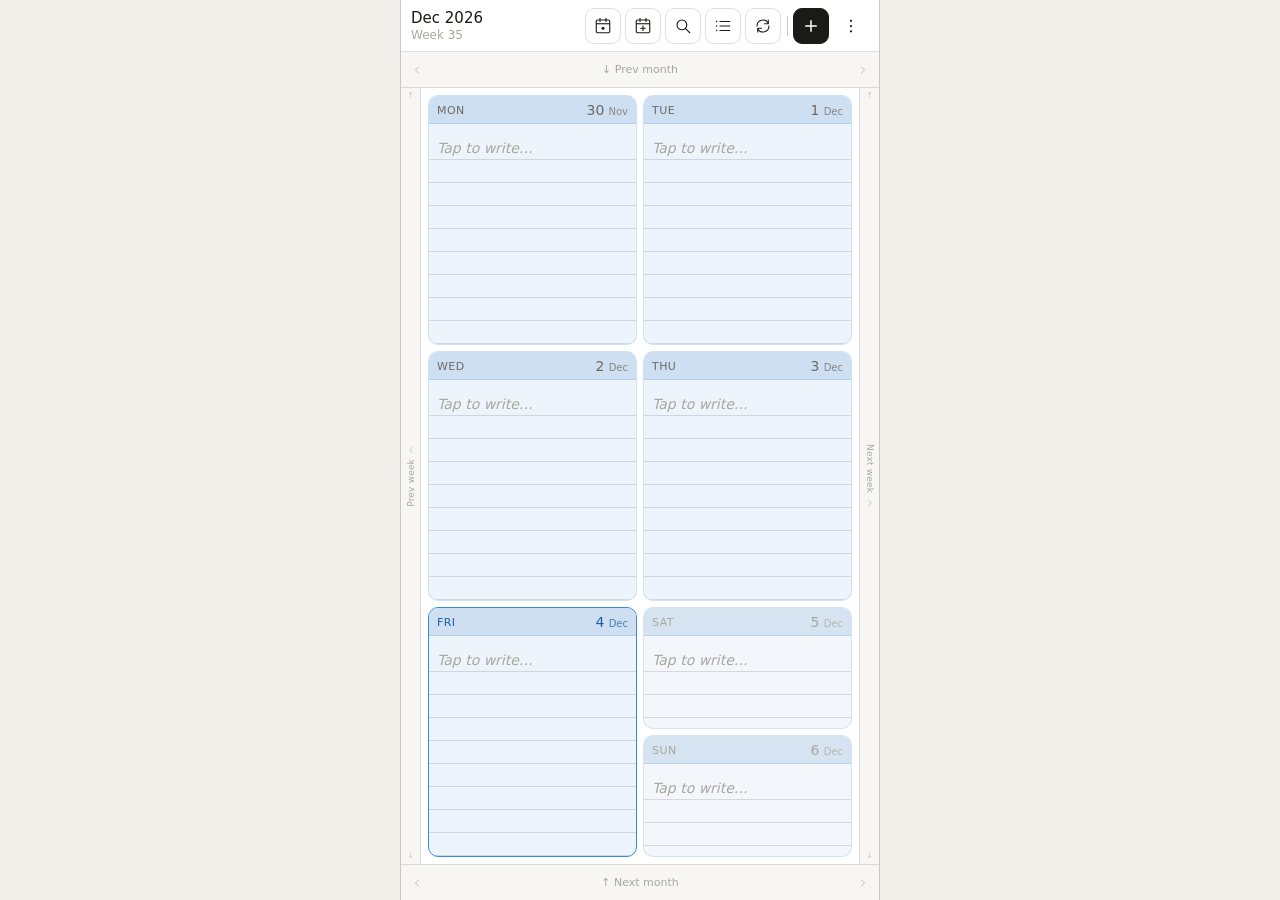
<file: index.html>
<!DOCTYPE html>
<html lang="en">
<head>
  <meta charset="UTF-8">
  <meta name="viewport" content="width=device-width, initial-scale=1, viewport-fit=cover">
  <meta name="theme-color" content="#ffffff" media="(prefers-color-scheme: light)">
  <meta name="theme-color" content="#1a1a18" media="(prefers-color-scheme: dark)">
  <meta name="mobile-web-app-capable" content="yes">
  <meta name="apple-mobile-web-app-capable" content="yes">
  <meta name="apple-mobile-web-app-status-bar-style" content="default">
  <title>Chronicle</title>

  <link rel="stylesheet" href="css/base.css">
  <link rel="stylesheet" href="css/ribbon.css">
  <link rel="stylesheet" href="css/week-view.css">
  <link rel="stylesheet" href="css/day-card.css">
  <link rel="stylesheet" href="css/expanded-day.css">
  <link rel="stylesheet" href="css/modals.css">
  <link rel="stylesheet" href="css/agenda.css">
  <link rel="stylesheet" href="css/responsive.css">
  <link rel="stylesheet" href="css/themes.css">
</head>
<body>

  <!-- SVG icon sprite (hidden) -->
  <div aria-hidden="true" style="position:absolute;width:0;height:0;overflow:hidden">
    <!-- inlined at build time or loaded via JS; for dev we use the external file -->
  </div>

  <div class="app-wrapper" id="appWrapper">

    <!-- ── Ribbon ── -->
    <header class="ribbon" id="ribbon" role="banner">
      <div class="ribbon-left">
        <div class="ribbon-month" id="ribbonMonth" aria-live="polite"></div>
        <div class="ribbon-week"  id="ribbonWeek"  aria-live="polite"></div>
      </div>
      <div class="ribbon-right">
        <button class="icon-btn" id="btnToday"    aria-label="Go to today">
          <svg class="icon" aria-hidden="true"><use href="assets/icons.svg#icon-today"/></svg>
        </button>
        <button class="icon-btn" id="btnJumpDate" aria-label="Jump to date">
          <svg class="icon" aria-hidden="true"><use href="assets/icons.svg#icon-jump"/></svg>
        </button>
        <button class="icon-btn" id="btnSearch"   aria-label="Search">
          <svg class="icon" aria-hidden="true"><use href="assets/icons.svg#icon-search"/></svg>
        </button>
        <button class="icon-btn" id="btnAgenda"   aria-label="Agenda">
          <svg class="icon" aria-hidden="true"><use href="assets/icons.svg#icon-list"/></svg>
        </button>
        <button class="icon-btn" id="btnSync"     aria-label="Sync to Google Drive">
          <svg class="icon" aria-hidden="true"><use href="assets/icons.svg#icon-sync"/></svg>
          <span class="sync-badge" id="syncBadge" hidden aria-label="Unsynced changes"></span>
        </button>
        <div class="ribbon-separator" role="separator" aria-hidden="true"></div>
        <button class="icon-btn icon-btn--add"      id="btnAdd"      aria-label="Add event">
          <svg class="icon" aria-hidden="true"><use href="assets/icons.svg#icon-plus"/></svg>
        </button>
        <button class="icon-btn icon-btn--settings" id="btnSettings" aria-label="Settings">
          <svg class="icon" aria-hidden="true"><use href="assets/icons.svg#icon-dots"/></svg>
        </button>
      </div>
    </header>

    <!-- ── Week container ── -->
    <main class="week-container" id="weekContainer" role="main">

      <!-- Previous month arrow (top) — click = prev month, swipe ◄► = prev/next week -->
      <div class="nav-arrow nav-arrow--top" id="navPrevWeek"
           role="button" tabindex="0" aria-label="Previous month">
        <svg class="icon" aria-hidden="true"><use href="assets/icons.svg#icon-chevron-left"/></svg>
        <span>↓ Prev month</span>
        <svg class="icon" aria-hidden="true"><use href="assets/icons.svg#icon-chevron-right"/></svg>
      </div>

      <!-- Grid + side arrows -->
      <div class="grid-with-sides">

        <div class="nav-arrow nav-arrow--left" id="navPrevMonth"
             role="button" tabindex="0" aria-label="Previous week">
          <span class="nav-v-hint nav-v-hint--top">↑</span>
          <svg class="icon" aria-hidden="true"><use href="assets/icons.svg#icon-chevron-left"/></svg>
          <span class="rotated-text">Prev week</span>
          <span class="nav-v-hint nav-v-hint--bottom">↓</span>
        </div>

        <div class="week-grid" id="weekGrid" aria-label="Week view">
          <!-- Day cards rendered by app.js -->
        </div>

        <div class="nav-arrow nav-arrow--right" id="navNextMonth"
             role="button" tabindex="0" aria-label="Next week">
          <span class="nav-v-hint nav-v-hint--top">↑</span>
          <span class="rotated-text">Next week</span>
          <svg class="icon" aria-hidden="true"><use href="assets/icons.svg#icon-chevron-right"/></svg>
          <span class="nav-v-hint nav-v-hint--bottom">↓</span>
        </div>

      </div>

      <!-- Next month arrow (bottom) — click = next month, swipe ◄► = prev/next week -->
      <div class="nav-arrow nav-arrow--bottom" id="navNextWeek"
           role="button" tabindex="0" aria-label="Next month">
        <svg class="icon" aria-hidden="true"><use href="assets/icons.svg#icon-chevron-left"/></svg>
        <span>↑ Next month</span>
        <svg class="icon" aria-hidden="true"><use href="assets/icons.svg#icon-chevron-right"/></svg>
      </div>

    </main>

  </div><!-- /.app-wrapper -->

  <!-- ── Agenda panel (slides in from right) ── -->
  <div class="agenda-panel" id="agendaPanel" aria-label="Agenda" role="complementary">
    <div class="agenda-header">
      <span class="agenda-title">Agenda</span>
      <button class="icon-btn" id="btnAgendaClose" aria-label="Close agenda">
        <svg class="icon" aria-hidden="true"><use href="assets/icons.svg#icon-chevron-right"/></svg>
      </button>
    </div>
    <div class="agenda-filter-bar" id="agendaFilterBar">
      <button class="filter-pill active" data-filter="all">All</button>
      <button class="filter-pill" data-filter="event">Events</button>
      <button class="filter-pill" data-filter="todo">Todos</button>
    </div>
    <div class="agenda-list" id="agendaList"></div>
  </div>

  <!-- ── Conflict modal ── -->
  <div class="conflict-overlay" id="conflictModal">
    <div class="conflict-card">
      <div class="conflict-title">Sync conflict</div>
      <p class="conflict-body">Drive and local data differ. Which version do you want to keep?</p>
      <div class="conflict-times">
        <div class="conflict-time-row">
          <span class="conflict-time-label">Drive</span>
          <span class="conflict-time-val" id="conflictDriveTime"></span>
        </div>
        <div class="conflict-time-row">
          <span class="conflict-time-label">Local</span>
          <span class="conflict-time-val" id="conflictLocalTime"></span>
        </div>
      </div>
      <div class="conflict-actions">
        <button class="conflict-btn conflict-btn--secondary" id="conflictKeepLocal">Keep local</button>
        <button class="conflict-btn conflict-btn--primary"   id="conflictKeepDrive">Use Drive</button>
      </div>
    </div>
  </div>

  <script src="https://accounts.google.com/gsi/client" async defer onload="window._onGISLoad?.()"></script>
  <script type="module" src="js/app.js"></script>

</body>
</html>
</file>
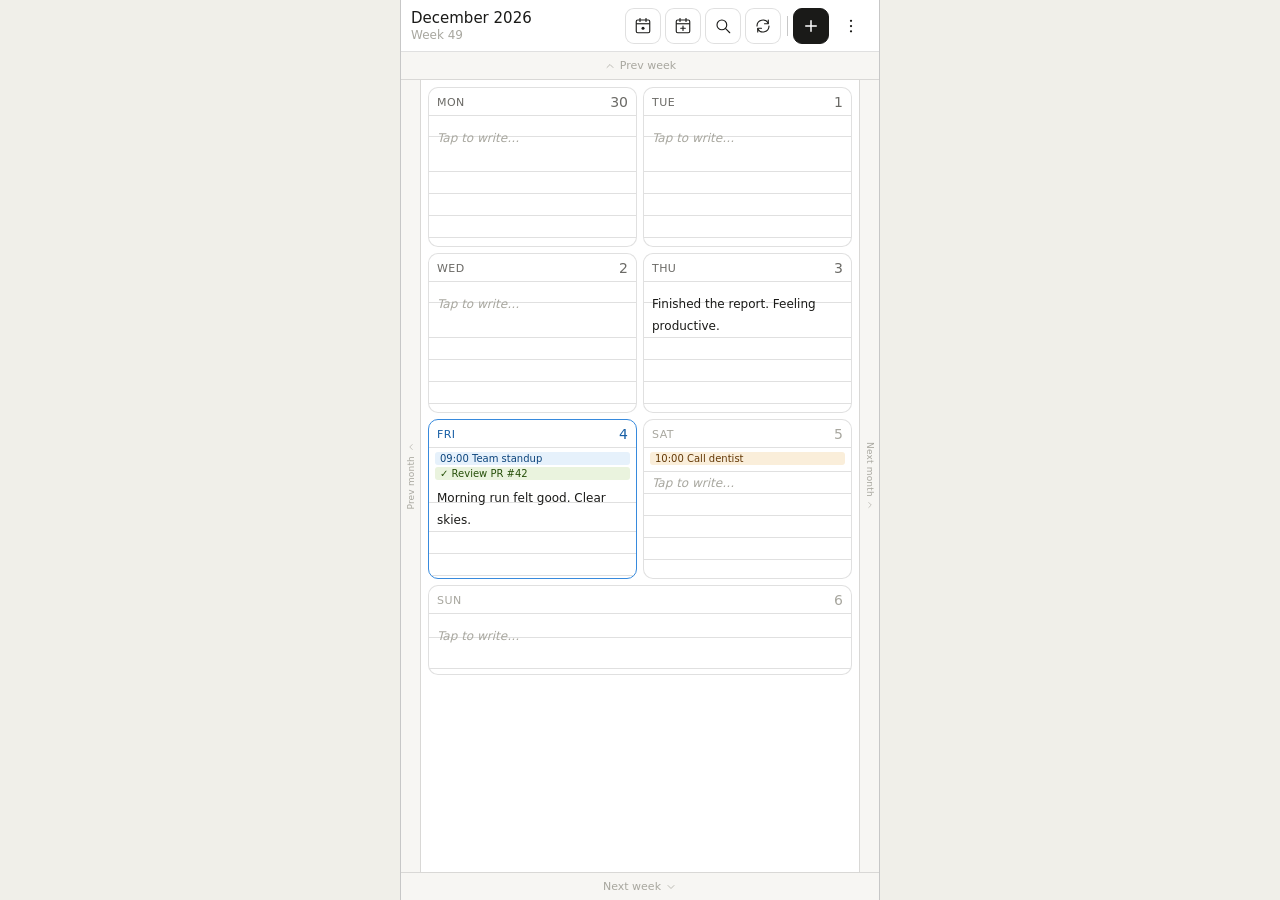
<file: chronicle/index.html>
<!DOCTYPE html>
<html lang="en">
<head>
  <meta charset="UTF-8">
  <meta name="viewport" content="width=device-width, initial-scale=1, viewport-fit=cover">
  <meta name="theme-color" content="#ffffff" media="(prefers-color-scheme: light)">
  <meta name="theme-color" content="#1a1a18" media="(prefers-color-scheme: dark)">
  <meta name="mobile-web-app-capable" content="yes">
  <meta name="apple-mobile-web-app-capable" content="yes">
  <meta name="apple-mobile-web-app-status-bar-style" content="default">
  <title>Chronicle</title>

  <link rel="stylesheet" href="css/base.css">
  <link rel="stylesheet" href="css/ribbon.css">
  <link rel="stylesheet" href="css/week-view.css">
  <link rel="stylesheet" href="css/day-card.css">
  <link rel="stylesheet" href="css/expanded-day.css">
  <link rel="stylesheet" href="css/modals.css">
  <link rel="stylesheet" href="css/responsive.css">
</head>
<body>

  <!-- SVG icon sprite (hidden) -->
  <div aria-hidden="true" style="position:absolute;width:0;height:0;overflow:hidden">
    <!-- inlined at build time or loaded via JS; for dev we use the external file -->
  </div>

  <div class="app-wrapper" id="appWrapper">

    <!-- ── Ribbon ── -->
    <header class="ribbon" id="ribbon" role="banner">
      <div class="ribbon-left">
        <div class="ribbon-month" id="ribbonMonth" aria-live="polite"></div>
        <div class="ribbon-week"  id="ribbonWeek"  aria-live="polite"></div>
      </div>
      <div class="ribbon-right">
        <button class="icon-btn" id="btnToday"    aria-label="Go to today">
          <svg class="icon" aria-hidden="true"><use href="assets/icons.svg#icon-today"/></svg>
        </button>
        <button class="icon-btn" id="btnJumpDate" aria-label="Jump to date">
          <svg class="icon" aria-hidden="true"><use href="assets/icons.svg#icon-jump"/></svg>
        </button>
        <button class="icon-btn" id="btnSearch"   aria-label="Search">
          <svg class="icon" aria-hidden="true"><use href="assets/icons.svg#icon-search"/></svg>
        </button>
        <button class="icon-btn" id="btnSync"     aria-label="Sync to Google Drive">
          <svg class="icon" aria-hidden="true"><use href="assets/icons.svg#icon-sync"/></svg>
          <span class="sync-badge" id="syncBadge" hidden aria-label="Unsynced changes"></span>
        </button>
        <div class="ribbon-separator" role="separator" aria-hidden="true"></div>
        <button class="icon-btn icon-btn--add"      id="btnAdd"      aria-label="Add event">
          <svg class="icon" aria-hidden="true"><use href="assets/icons.svg#icon-plus"/></svg>
        </button>
        <button class="icon-btn icon-btn--settings" id="btnSettings" aria-label="Settings">
          <svg class="icon" aria-hidden="true"><use href="assets/icons.svg#icon-dots"/></svg>
        </button>
      </div>
    </header>

    <!-- ── Week container ── -->
    <main class="week-container" id="weekContainer" role="main">

      <!-- Previous week arrow -->
      <div class="nav-arrow nav-arrow--top" id="navPrevWeek"
           role="button" tabindex="0" aria-label="Previous week">
        <svg class="icon" aria-hidden="true"><use href="assets/icons.svg#icon-chevron-up"/></svg>
        <span>Prev week</span>
      </div>

      <!-- Grid + side arrows -->
      <div class="grid-with-sides">

        <div class="nav-arrow nav-arrow--left" id="navPrevMonth"
             role="button" tabindex="0" aria-label="Previous month">
          <svg class="icon" aria-hidden="true"><use href="assets/icons.svg#icon-chevron-left"/></svg>
          <span class="rotated-text">Prev month</span>
        </div>

        <div class="week-grid" id="weekGrid" aria-label="Week view">
          <!-- Day cards rendered by app.js -->
        </div>

        <div class="nav-arrow nav-arrow--right" id="navNextMonth"
             role="button" tabindex="0" aria-label="Next month">
          <span class="rotated-text">Next month</span>
          <svg class="icon" aria-hidden="true"><use href="assets/icons.svg#icon-chevron-right"/></svg>
        </div>

      </div>

      <!-- Next week arrow -->
      <div class="nav-arrow nav-arrow--bottom" id="navNextWeek"
           role="button" tabindex="0" aria-label="Next week">
        <span>Next week</span>
        <svg class="icon" aria-hidden="true"><use href="assets/icons.svg#icon-chevron-down"/></svg>
      </div>

    </main>

  </div><!-- /.app-wrapper -->

  <script type="module" src="js/app.js"></script>

</body>
</html>
</file>
<file: css/base.css>
/* Chronicle — CSS variables, reset, typography */

*, *::before, *::after {
  box-sizing: border-box;
  margin: 0;
  padding: 0;
  -webkit-tap-highlight-color: transparent;
}

:root {
  --bg-primary: #ffffff;
  --bg-secondary: #f7f6f3;
  --bg-tertiary: #f0efe9;
  --text-primary: #1a1a18;
  --text-secondary: #6b6a66;
  --text-tertiary: #a8a79f;
  --color-border: rgba(0,0,0,0.12);
  --color-border-strong: rgba(0,0,0,0.22);
  --accent-blue-bg: #E6F1FB;
  --accent-blue-text: #0C447C;
  --accent-green-bg: #EAF3DE;
  --accent-green-text: #27500A;
  --accent-amber-bg: #FAEEDA;
  --accent-amber-text: #633806;
  --today-border: #378ADD;
  --today-text: #185FA5;
  --radius-card: 10px;
  --radius-modal: 12px;
  --radius-sm: 8px;
  --ribbon-height: 52px;
  --safe-top: env(safe-area-inset-top, 0px);
  --safe-bottom: env(safe-area-inset-bottom, 0px);
  --safe-left: env(safe-area-inset-left, 0px);
  --safe-right: env(safe-area-inset-right, 0px);
  /* Diary text size + lined-paper metrics (both updated together by applyDiaryFontSize) */
  --diary-font-size: 13px;
  --line-height-diary: 21px;
  --diary-padding-top: 6px;
  /* Day card theming */
  --day-card-bg: #EEF4FB;
  --day-card-bg-weekend: #F3F7FB;
  --day-card-border: rgba(55,138,221,0.18);
  --day-header-bg: #cfdff2;
  --day-header-bg-weekend: #d5e4f0;

}

body.dark {
  --bg-primary: #1a1a18;
  --bg-secondary: #242420;
  --bg-tertiary: #2c2c28;
  --text-primary: #f0efe9;
  --text-secondary: #a8a79f;
  --text-tertiary: #6b6a66;
  --color-border: rgba(255,255,255,0.10);
  --color-border-strong: rgba(255,255,255,0.20);
  --day-card-bg: #1a2230;
  --day-card-bg-weekend: #161d28;
  --day-card-border: rgba(55,138,221,0.15);
  --day-header-bg: #1e2d42;
  --day-header-bg-weekend: #1a2840;
}

html {
  font-family: system-ui, -apple-system, BlinkMacSystemFont, 'Segoe UI', sans-serif;
  font-size: 14px;
  font-weight: 400;
  color: var(--text-primary);
  background: var(--bg-tertiary);
  -webkit-font-smoothing: antialiased;
  -moz-osx-font-smoothing: grayscale;
  overscroll-behavior: none;
  /* Prevent Android WebView from auto-scaling small fonts, which breaks lined-paper alignment */
  -webkit-text-size-adjust: 100%;
  text-size-adjust: 100%;
}

body {
  background: var(--bg-tertiary);
  height: 100dvh;
  overflow: hidden;
}

button {
  font-family: inherit;
  font-size: inherit;
  font-weight: inherit;
  cursor: pointer;
  border: none;
  background: none;
  color: inherit;
  -webkit-tap-highlight-color: transparent;
}

input,
textarea,
select {
  font-family: inherit;
  font-size: inherit;
}

svg {
  display: block;
  fill: currentColor;
}

/* ── Toast ─────────────────────────────────────────────── */

.toast {
  position: fixed;
  bottom: calc(var(--safe-bottom) + 80px);
  left: 50%;
  transform: translateX(-50%) translateY(12px);
  background: var(--text-primary);
  color: var(--bg-primary);
  padding: 8px 16px;
  border-radius: var(--radius-sm);
  font-size: 13px;
  font-weight: 500;
  opacity: 0;
  transition: opacity 0.2s, transform 0.2s;
  z-index: 9999;
  pointer-events: none;
  white-space: nowrap;
  max-width: calc(100vw - 40px);
}

.toast.toast--visible {
  opacity: 1;
  transform: translateX(-50%) translateY(0);
}

/* ── Coming-soon badge (settings) ───────────────────────── */

.badge-soon {
  display: inline-block;
  font-size: 10px;
  font-weight: 500;
  padding: 2px 6px;
  border-radius: 10px;
  background: var(--accent-amber-bg);
  color: var(--accent-amber-text);
  margin-left: 6px;
  vertical-align: middle;
  white-space: nowrap;
}
</file>
<file: css/ribbon.css>
/* Chronicle — Ribbon (sticky top toolbar) */

.ribbon {
  position: sticky;
  top: 0;
  z-index: 100;
  height: var(--ribbon-height);
  display: flex;
  align-items: center;
  padding: 0 10px;
  gap: 6px;
  background: var(--bg-primary);
  border-bottom: 0.5px solid var(--color-border);
  flex-shrink: 0;
}

.ribbon-left {
  flex: 1;
  display: flex;
  flex-direction: column;
  gap: 1px;
  min-width: 0;
}

.ribbon-month {
  font-size: 15px;
  font-weight: 500;
  color: var(--text-primary);
  line-height: 1.2;
  white-space: nowrap;
}

.ribbon-week {
  font-size: 12px;
  color: var(--text-tertiary);
  line-height: 1.2;
}

.ribbon-right {
  display: flex;
  align-items: center;
  gap: 4px;
  flex-shrink: 0;
}

.icon-btn {
  width: 36px;
  height: 36px;
  display: flex;
  align-items: center;
  justify-content: center;
  border: 0.5px solid var(--color-border);
  border-radius: 9px;
  background: var(--bg-primary);
  color: var(--text-primary);
  position: relative;
  transition: background 0.15s;
  flex-shrink: 0;
}

.icon-btn:active {
  background: var(--bg-secondary);
}

.icon-btn--add {
  background: var(--text-primary);
  color: var(--bg-primary);
  border-color: var(--text-primary);
}

.icon-btn--add:active {
  opacity: 0.75;
}

.icon-btn--settings {
  border-color: transparent;
}

.icon {
  width: 18px;
  height: 18px;
  flex-shrink: 0;
}

.ribbon-separator {
  width: 0.5px;
  height: 20px;
  background: var(--color-border-strong);
  margin: 0 2px;
  flex-shrink: 0;
}

.sync-badge {
  position: absolute;
  top: 7px;
  right: 7px;
  width: 6px;
  height: 6px;
  border-radius: 50%;
  background: var(--accent-amber-text);
  pointer-events: none;
}

.icon-btn--syncing .icon {
  animation: chronicle-spin 1s linear infinite;
}

@keyframes chronicle-spin {
  to { transform: rotate(360deg); }
}
</file>
<file: css/week-view.css>
/* Chronicle — Week view grid and edge navigation arrows */

/* ── Outer scroll container ───────────────────────────────
   overflow: hidden — diary cells scroll internally, not the whole grid */
.week-container {
  flex: 1;
  display: flex;
  flex-direction: column;
  min-height: 0;
  overflow: hidden;
  transition: padding-bottom 0.2s ease;
}

.week-container.toolbar-open {
  padding-bottom: 44px;
}

/* ── Edge nav arrows ──────────────────────────────────── */

.nav-arrow {
  display: flex;
  align-items: center;
  justify-content: center;
  gap: 4px;
  background: var(--bg-secondary);
  cursor: pointer;
  user-select: none;
  -webkit-user-select: none;
  color: var(--text-tertiary);
  font-size: 11px;
  border: 0.5px solid var(--color-border);
  transition: background 0.12s;
  -webkit-tap-highlight-color: transparent;
  flex-shrink: 0;
}

.nav-arrow:active {
  background: var(--bg-tertiary);
}

.nav-arrow--top,
.nav-arrow--bottom {
  height: 36px;
  flex-direction: row;
  padding: 0 10px;
  border-left: none;
  border-right: none;
  touch-action: pan-x;
  justify-content: space-between;
}

.nav-arrow--top  { border-top: none; }
.nav-arrow--bottom { border-bottom: none; }

/* Centre the month label text between the two far-edge arrows */
.nav-arrow--top span,
.nav-arrow--bottom span {
  flex: 1;
  text-align: center;
}

.nav-arrow .icon {
  width: 12px;
  height: 12px;
  flex-shrink: 0;
}

/* ── Grid + side arrows row ───────────────────────────── */

.grid-with-sides {
  flex: 1;
  display: flex;
  align-items: stretch;
  min-height: 0;
  position: relative;
}

.nav-arrow--left,
.nav-arrow--right {
  width: 20px;
  flex-direction: column;
  padding: 10px 0;
  border-top: none;
  border-bottom: none;
  overflow: hidden;
  position: relative;
}

.nav-arrow--left  { border-left: none; }
.nav-arrow--right { border-right: none; }

.nav-arrow--left .icon,
.nav-arrow--right .icon {
  width: 10px;
  height: 10px;
}

.rotated-text {
  font-size: 9px;
  writing-mode: vertical-rl;
  letter-spacing: 0.02em;
}

.nav-arrow--left .rotated-text {
  transform: rotate(180deg);
}

/* ── Week grid — layout set by data-week-start attribute ── */

.week-grid {
  flex: 1;
  min-height: 0;
  min-width: 0;        /* prevents long GCal titles from inflating the flex item */
  overflow: hidden;
  display: grid;
  gap: 6px;
  padding: 7px;
  position: relative;
}

/* Monday start: Mon–Thu in two 2-col rows, then Fri (left) + weekend stack (right) */
/* minmax(0,1fr) instead of 1fr: 1fr = minmax(auto,1fr) which still uses item
   min-content as the column minimum, letting long event titles inflate columns.
   minmax(0,1fr) hard-sets the minimum to 0, guaranteeing equal columns. */
.week-grid[data-week-start="mon"] {
  grid-template-columns: minmax(0, 1fr) minmax(0, 1fr);
  grid-template-rows: 1fr 1fr 1fr;
  grid-template-areas:
    "mon tue"
    "wed thu"
    "fri weekend";
}

/* Sunday start: half-height Sun strip at top, then 3 weekday rows */
.week-grid[data-week-start="sun"] {
  grid-template-columns: minmax(0, 1fr) minmax(0, 1fr);
  grid-template-rows: 0.5fr 1fr 1fr 1fr;
  grid-template-areas:
    "sun sun"
    "mon tue"
    "wed thu"
    "fri sat";
}

/* Assign each card to its named grid area via data-day */
.day-card[data-day="sun"] { grid-area: sun; }
.day-card[data-day="mon"] { grid-area: mon; }
.day-card[data-day="tue"] { grid-area: tue; }
.day-card[data-day="wed"] { grid-area: wed; }
.day-card[data-day="thu"] { grid-area: thu; }
.day-card[data-day="fri"] { grid-area: fri; }
.day-card[data-day="sat"] { grid-area: sat; }

/* Weekend column — wraps Sat + Sun in Mon-start mode */
.weekend-col {
  grid-area: weekend;
  display: flex;
  flex-direction: column;
  gap: 6px;
  height: 100%;
  min-height: 0;
  min-width: 0;        /* prevents long event titles inside Sat/Sun from inflating the grid column */
}

.weekend-col .day-card {
  flex: 1;
  height: auto;
  min-height: 0;
}

/* ── Multi-day event overlay ─────────────────────────────── */

.multiday-overlay {
  position: absolute;
  pointer-events: none;
  z-index: 2;
  overflow: hidden;
}

.multiday-bar {
  position: absolute;
  display: flex;
  align-items: center;
  overflow: hidden;
  cursor: pointer;
  pointer-events: auto;
  opacity: 0.93;
  transition: opacity 0.1s, filter 0.1s;
}

.multiday-bar:hover {
  opacity: 1;
  filter: brightness(0.88);
}

.multiday-bar--active {
  filter: brightness(0.82);
}

.multiday-detail {
  pointer-events: auto;
}

.multiday-bar-label {
  padding: 0 6px;
  font-size: 10px;
  font-weight: 600;
  color: #fff;
  overflow: hidden;
  text-overflow: ellipsis;
  white-space: nowrap;
  pointer-events: none;
  text-shadow: 0 1px 2px rgba(0,0,0,0.25);
}

/* ── Swipe direction hint ─────────────────────────────── */

.swipe-hint {
  position: fixed;
  z-index: 9999;
  pointer-events: none;
  padding: 6px 13px;
  border-radius: 20px;
  background: rgba(0, 0, 0, 0.52);
  color: #fff;
  font-size: 12px;
  font-weight: 600;
  letter-spacing: 0.03em;
  white-space: nowrap;
  opacity: 0;
  transition: opacity 0.14s ease;
  backdrop-filter: blur(6px);
  -webkit-backdrop-filter: blur(6px);
}

.swipe-hint--visible {
  opacity: 1;
}

/* ── Swipe zone glow — top/bottom nav strips ──────────────── */

.nav-arrow--top.swipe-zone-active,
.nav-arrow--bottom.swipe-zone-active {
  background: rgba(55,138,221,0.18);
  box-shadow: inset 0 0 18px rgba(55,138,221,0.35);
  color: rgba(55,138,221,0.85);
  transition: none;
}

/* ── Vertical swipe hints on side nav buttons (month navigation) ── */

.nav-v-hint {
  position: absolute;
  left: 50%;
  transform: translateX(-50%);
  font-size: 8px;
  line-height: 1;
  color: var(--text-tertiary);
  opacity: 0.55;
  pointer-events: none;
  user-select: none;
  -webkit-user-select: none;
}

.nav-v-hint--top    { top: 4px; }
.nav-v-hint--bottom { bottom: 4px; }

/* ── Glow when a vertical (month) swipe is active ─────────── */

.nav-arrow--left.swipe-zone-active,
.nav-arrow--right.swipe-zone-active {
  background: rgba(55,138,221,0.18);
  box-shadow: inset 0 0 18px rgba(55,138,221,0.35);
  color: rgba(55,138,221,0.85);
  transition: none;
}
</file>
<file: css/day-card.css>
/* Chronicle — Individual day card styles */

/* ── Card shell ─────────────────────────────────────────── */

.day-card {
  background: var(--day-card-bg);
  border: 0.5px solid var(--day-card-border);
  border-radius: var(--radius-card);
  display: flex;
  flex-direction: column;
  height: 100%;        /* fills its CSS grid row */
  min-height: 0;
  min-width: 0;        /* prevents grid track inflation from long event titles */
  overflow: hidden;
  cursor: pointer;
  transition: border-color 0.15s;
  position: relative;
}

.day-card--weekend {
  background: var(--day-card-bg-weekend);
}

.day-card--today,
.day-card.today {
  border: 1.5px solid var(--today-border);
}

.day-card.pressing {
  background: var(--bg-secondary);
}

.day-card.pressing .day-header {
  filter: brightness(0.80);
}

/* ── Day header ─────────────────────────────────────────── */

.day-header {
  display: flex;
  align-items: center;
  justify-content: space-between;
  padding: 6px 8px 5px;
  border-bottom: 0.5px solid var(--day-card-border);
  flex-shrink: 0;
  background: var(--day-header-bg);
  transition: filter 0.12s;
  cursor: pointer;
  user-select: none;
  -webkit-user-select: none;
}

.day-card:active .day-header {
  filter: brightness(0.88);
}

.day-card--weekend .day-header {
  background: var(--day-header-bg-weekend);
}

.day-name {
  font-size: 11px;
  font-weight: 500;
  text-transform: uppercase;
  letter-spacing: 0.04em;
  color: var(--text-secondary);
}

.day-number {
  font-size: 14px;
  font-weight: 500;
  color: var(--text-secondary);
}

.day-month-abbr {
  font-size: 10px;
  font-weight: 400;
  opacity: 0.75;
  margin-left: 1px;
}

.day-card--today .day-name,
.day-card--today .day-number,
.day-card.today .day-name,
.day-card.today .day-number {
  color: var(--today-text);
}

.day-card--weekend .day-name,
.day-card--weekend .day-number {
  color: var(--text-tertiary);
}

/* ── Events strip ───────────────────────────────────────── */

.events-strip {
  padding: 4px 6px 3px;
  display: flex;
  flex-direction: column;
  gap: 2px;
  flex-shrink: 0;
}

.event-pill {
  display: flex;
  align-items: center;
  padding: 1px 5px;
  border-radius: 3px;
  font-size: 10px;
  max-width: 100%;
  min-width: 0;
  cursor: pointer;
  user-select: none;
  -webkit-user-select: none;
}

.event-pill:active {
  opacity: 0.75;
}

.event-pill--event {
  background: var(--accent-blue-bg);
  color: var(--accent-blue-text);
}


.event-pill-text {
  overflow: hidden;
  text-overflow: ellipsis;
  white-space: nowrap;
  min-width: 0;
  flex: 1;
}

.events-more {
  font-size: 10px;
  color: var(--text-tertiary);
  padding: 1px 5px;
  user-select: none;
  -webkit-user-select: none;
}

/* ── Todo checkboxes (inline in events strip) ───────────── */

.todo-item {
  display: flex;
  align-items: center;
  gap: 5px;
  font-size: 10px;
  padding: 1px 4px;
  cursor: default;
  border-radius: 3px;
  user-select: none;
  -webkit-user-select: none;
}

.todo-item:active {
  opacity: 0.75;
}

.todo-checkbox {
  width: 13px;
  height: 13px;
  border-radius: 3px;
  border: 1.5px solid var(--accent-green-text);
  background: transparent;
  display: flex;
  align-items: center;
  justify-content: center;
  font-size: 8px;
  color: var(--accent-green-text);
  flex-shrink: 0;
  cursor: pointer;
  padding: 0;
  line-height: 1;
}

.todo-label {
  overflow: hidden;
  text-overflow: ellipsis;
  white-space: nowrap;
  min-width: 0;
  flex: 1;
  color: var(--accent-green-text);
  cursor: pointer;
}

.todo-item--done .todo-label {
  text-decoration: line-through;
  color: var(--text-tertiary);
}

.todo-item--done .todo-checkbox {
  background: var(--accent-green-bg);
  border-color: var(--accent-green-text);
}

/* ── Inline event detail card (Fix 13) ──────────────────── */

.event-detail {
  background: var(--bg-primary);
  border: 0.5px solid var(--color-border-strong);
  border-radius: var(--radius-sm);
  padding: 6px 8px;
  margin: 2px 0;
  font-size: 11px;
}

.event-detail__title {
  font-weight: 500;
  color: var(--text-primary);
  margin-bottom: 2px;
}

.event-detail__time,
.event-detail__notes {
  color: var(--text-secondary);
  margin-bottom: 2px;
}

.event-detail__actions {
  display: flex;
  gap: 6px;
  margin-top: 5px;
}

.event-detail__btn {
  font-size: 10px;
  padding: 2px 8px;
  border: 0.5px solid var(--color-border);
  border-radius: 4px;
  cursor: pointer;
  background: var(--bg-secondary);
  color: var(--text-secondary);
}

.event-detail__btn:active {
  background: var(--bg-tertiary);
}

.event-detail__delete {
  color: #c0392b;
  border-color: rgba(192,57,43,0.3);
}

/* ── Holiday badge ──────────────────────────────────────── */

.holiday-badge {
  font-size: 9px;
  font-weight: 500;
  color: var(--accent-amber-text);
  background: var(--accent-amber-bg);
  padding: 1px 5px;
  border-radius: 3px;
  margin: 0 4px 3px;
  overflow: hidden;
  text-overflow: ellipsis;
  white-space: nowrap;
  flex-shrink: 0;
  user-select: none;
  -webkit-user-select: none;
}

/* ── Diary area — lined paper, internal scroll ──────────── */

.diary-area {
  flex: 1;
  min-height: 0;
  overflow-y: auto;
  overflow-x: hidden;
  -webkit-overflow-scrolling: touch;
  overscroll-behavior: contain;
  padding: var(--diary-padding-top) 8px 6px;
  font-size: var(--diary-font-size);
  color: var(--text-primary);
  line-height: var(--line-height-diary);
  outline: none;
  cursor: text;
  word-break: break-word;
  overflow-wrap: break-word;
  white-space: pre-wrap;
  /* Lined paper — background-attachment: local scrolls lines WITH the text */
  background-image: repeating-linear-gradient(
    to bottom,
    transparent 0px,
    transparent calc(var(--line-height-diary) - 1px),
    var(--color-border) calc(var(--line-height-diary) - 1px),
    var(--color-border) var(--line-height-diary)
  );
  background-position: 0 var(--diary-padding-top);
  background-attachment: local;
}

.diary-area:empty::before {
  content: attr(data-placeholder);
  color: var(--text-tertiary);
  font-style: italic;
  pointer-events: none;
}

/* ── Diary content alignment — keep text on ruled lines ───── */

/* Restore list indentation zeroed by the * reset, keep markers visible */
.diary-area ul,
.diary-area ol {
  padding-inline-start: 20px;
  margin: 0;
}

/* Force exact line metrics in Android WebView / Capacitor.
   !important overrides any styles the WebView injects into contenteditable children. */
.diary-area p,
.diary-area div,
.diary-area li,
.diary-area blockquote {
  line-height: var(--line-height-diary) !important;
  margin: 0 !important;
  font-size: var(--diary-font-size) !important;
}

.diary-area span, .diary-area b, .diary-area strong,
.diary-area i, .diary-area em, .diary-area a {
  line-height: inherit !important;
  font-size: inherit !important;
}

/* ── Format toolbar — fixed bottom ribbon, shows on diary focus ─ */

.format-toolbar {
  position: fixed;
  /* bottom set by visualViewport JS; fallback via CSS var */
  bottom: var(--keyboard-offset, 0px);
  /* constrain to app-wrapper width (480px) on desktop; full-width on mobile */
  left:  max(0px, calc(50vw - 240px));
  right: max(0px, calc(50vw - 240px));
  height: 44px;
  background: var(--bg-secondary);
  border-top: 0.5px solid var(--color-border-strong);
  display: flex;
  align-items: center;
  padding: 0 8px;
  gap: 2px;
  z-index: 400;
  transform: translateY(100%);
  transition: transform 0.2s ease;
  overflow-x: auto;
  -webkit-overflow-scrolling: touch;
  scrollbar-width: none;
}

.format-toolbar::-webkit-scrollbar { display: none; }

.format-toolbar.visible {
  transform: translateY(0);
}

/* ── Individual format buttons ─────────────────────────────── */

.fmt-btn {
  min-width: 32px;
  height: 32px;
  border-radius: 6px;
  display: flex;
  align-items: center;
  justify-content: center;
  font-size: 13px;
  font-weight: 500;
  color: var(--text-secondary);
  background: transparent;
  border: none;
  cursor: pointer;
  flex-shrink: 0;
  padding: 0 6px;
  transition: background 0.1s, transform 0.08s, opacity 0.1s;
  -webkit-tap-highlight-color: transparent;
  touch-action: manipulation;
}

/* Active/pressed state: indent + dim */
.fmt-btn:active:not(.active) {
  transform: scale(0.84);
  opacity: 0.65;
  background: var(--bg-tertiary);
}

/* Toggled-on state (bold, italic, underline active in selection) */
.fmt-btn.active {
  background: var(--bg-primary);
  color: var(--text-primary);
  border: 0.5px solid var(--color-border-strong);
}

.fmt-sep {
  width: 0.5px;
  height: 20px;
  background: var(--color-border);
  margin: 0 4px;
  flex-shrink: 0;
}

/* ── Compound colour button (Apply + Picker arrow) ──────────── */

.fmt-compound {
  display: flex;
  align-items: stretch;
  border-radius: 6px;
  overflow: hidden;
  border: 0.5px solid var(--color-border);
  flex-shrink: 0;
}

.fmt-apply {
  border-radius: 0;
  border: none;
  padding: 0 5px;
  min-width: 28px;
}

.fmt-pick {
  border-radius: 0;
  border: none;
  border-left: 0.5px solid var(--color-border);
  padding: 0 4px;
  min-width: 16px;
  font-size: 8px;
  color: var(--text-tertiary);
}

.fmt-compound-icon {
  display: flex;
  flex-direction: column;
  align-items: center;
  gap: 2px;
  pointer-events: none;
}

.fmt-compound-letter {
  font-size: 13px;
  font-weight: 700;
  line-height: 1;
}

.fmt-compound-bar {
  width: 14px;
  height: 3px;
  border-radius: 2px;
}

/* ── Colour picker popup ────────────────────────────────────── */

.fmt-color-picker {
  position: fixed;
  display: flex;
  flex-direction: column;
  padding: 10px;
  width: 220px;
  background: var(--bg-primary);
  border: 0.5px solid var(--color-border-strong);
  border-radius: var(--radius-sm);
  box-shadow: 0 6px 20px rgba(0,0,0,0.18);
  z-index: 500;
  overflow-y: auto;
  overscroll-behavior: contain;
}

.fmt-picker-label {
  font-size: 10px;
  font-weight: 500;
  color: var(--text-tertiary);
  text-transform: uppercase;
  letter-spacing: 0.04em;
  margin-top: 8px;
  margin-bottom: 4px;
}

.fmt-picker-label:first-child { margin-top: 0; }

.fmt-picker-row {
  display: flex;
  gap: 6px;
  flex-wrap: wrap;
  margin-bottom: 2px;
}

.fmt-more-btn {
  font-size: 12px;
  color: var(--today-text);
  background: none;
  border: none;
  cursor: pointer;
  padding: 6px 0 2px;
  text-align: left;
  -webkit-tap-highlight-color: transparent;
  touch-action: manipulation;
}

.fmt-swatch {
  width: 26px;
  height: 26px;
  border-radius: 50%;
  border: 1.5px solid rgba(0,0,0,0.12);
  cursor: pointer;
  transition: transform 0.1s, box-shadow 0.1s;
  touch-action: manipulation;
  flex-shrink: 0;
}

.fmt-swatch:active {
  transform: scale(0.82);
  box-shadow: 0 0 0 2.5px var(--today-border);
}

/* ── HSV canvas picker ──────────────────────────────────────── */

.fmt-hsv-section {
  flex-direction: column;
  gap: 6px;
  border-top: 0.5px solid var(--color-border);
  margin-top: 6px;
  padding-top: 8px;
}

.fmt-hsv-canvas-wrap {
  position: relative;
  width: 200px;
  height: 120px;
  border-radius: 4px;
  overflow: hidden;
  cursor: crosshair;
  flex-shrink: 0;
}

.fmt-hsv-canvas {
  display: block;
  width: 200px;
  height: 120px;
}

.fmt-hsv-dot {
  position: absolute;
  width: 10px;
  height: 10px;
  border-radius: 50%;
  border: 2px solid #fff;
  box-shadow: 0 0 0 1px rgba(0,0,0,0.45);
  pointer-events: none;
}

.fmt-hue-wrap {
  position: relative;
  width: 200px;
  height: 16px;
  border-radius: 8px;
  overflow: hidden;
  cursor: crosshair;
  flex-shrink: 0;
}

.fmt-hue-bar {
  display: block;
  width: 200px;
  height: 16px;
}

.fmt-hue-cursor {
  position: absolute;
  top: -1px;
  width: 10px;
  height: 18px;
  border-radius: 3px;
  border: 2px solid #fff;
  box-shadow: 0 0 0 1px rgba(0,0,0,0.45);
  pointer-events: none;
}

.fmt-hsv-preview {
  display: flex;
  align-items: center;
  gap: 8px;
}

.fmt-hsv-swatch {
  width: 26px;
  height: 26px;
  border-radius: 50%;
  border: 1.5px solid rgba(0,0,0,0.12);
  flex-shrink: 0;
}

.fmt-hex-input {
  flex: 1;
  min-width: 0;
  padding: 5px 8px;
  border: 0.5px solid var(--color-border-strong);
  border-radius: var(--radius-sm);
  background: var(--bg-secondary);
  color: var(--text-primary);
  font-size: 12px;
  font-family: monospace;
  outline: none;
  appearance: none;
  -webkit-appearance: none;
}

.fmt-hex-input:focus { border-color: var(--today-border); }

.fmt-hsv-actions {
  display: flex;
  gap: 6px;
  justify-content: flex-end;
}

.fmt-hsv-cancel,
.fmt-hsv-apply {
  padding: 5px 12px;
  border-radius: var(--radius-sm);
  font-size: 12px;
  font-weight: 500;
  cursor: pointer;
  touch-action: manipulation;
  -webkit-tap-highlight-color: transparent;
}

.fmt-hsv-cancel {
  color: var(--text-secondary);
  background: var(--bg-secondary);
  border: 0.5px solid var(--color-border);
}

.fmt-hsv-apply {
  color: #fff;
  background: var(--today-border);
  border: none;
}

/* ── Diary saved indicator ──────────────────────────────── */

.diary-saved-indicator {
  font-size: 10px;
  color: var(--accent-green-text);
  opacity: 0;
  transition: opacity 0.2s;
  pointer-events: none;
  margin-left: 6px;
}

.diary-saved-indicator.visible {
  opacity: 1;
}

/* ── Reminder icon on event pills ───────────────────────── */

.pill-reminder {
  font-size: 9px;
  opacity: 0.7;
  margin-left: 2px;
  flex-shrink: 0;
}
</file>
<file: css/expanded-day.css>
/* Chronicle — Full-screen expanded day view overlay */

.expanded-overlay {
  position: fixed;
  top: 0;
  bottom: 0;
  left: 50%;
  width: 100%;
  max-width: 480px;
  z-index: 200;
  display: flex;
  flex-direction: column;
  background: var(--bg-primary);
  transform: translateX(50%);
  transition: transform 0.3s ease;
  padding-top: var(--safe-top);
  padding-bottom: var(--safe-bottom);
  touch-action: pan-y;
}

.expanded-overlay.slide-from-left {
  transform: translateX(-150%);
}

.expanded-overlay.open {
  transform: translateX(-50%);
}

.expanded-header {
  height: var(--ribbon-height);
  display: flex;
  align-items: center;
  padding: 0 12px;
  border-bottom: 0.5px solid var(--color-border);
  flex-shrink: 0;
  gap: 8px;
}

.expanded-back {
  display: flex;
  align-items: center;
  gap: 3px;
  font-size: 14px;
  color: var(--text-secondary);
  cursor: pointer;
  padding: 8px 0;
  white-space: nowrap;
}

.expanded-back .icon {
  width: 16px;
  height: 16px;
  flex-shrink: 0;
}

.expanded-title {
  flex: 1;
  font-size: 15px;
  font-weight: 500;
  color: var(--text-primary);
  white-space: nowrap;
  overflow: hidden;
  text-overflow: ellipsis;
  text-align: center;
}

.expanded-holiday-label {
  font-size: 11px;
  font-weight: 500;
  color: var(--accent-amber-text);
  background: var(--accent-amber-bg);
  text-align: center;
  padding: 3px 16px;
  flex-shrink: 0;
}

.expanded-add-btn {
  font-size: 13px;
  font-weight: 500;
  color: var(--today-text);
  padding: 8px 0;
  cursor: pointer;
  white-space: nowrap;
  flex-shrink: 0;
}

.expanded-with-sides {
  flex: 1;
  display: flex;
  align-items: stretch;
  min-height: 0;
}

.expanded-body {
  flex: 1;
  overflow-y: auto;
  overscroll-behavior: contain;
  -webkit-overflow-scrolling: touch;
  display: flex;
  flex-direction: column;
  min-width: 0;
}

.expanded-side-nav {
  width: 20px;
  display: flex;
  flex-direction: column;
  align-items: center;
  justify-content: center;
  gap: 4px;
  background: var(--bg-secondary);
  cursor: pointer;
  user-select: none;
  -webkit-user-select: none;
  color: var(--text-tertiary);
  font-size: 9px;
  border: 0.5px solid var(--color-border);
  transition: background 0.12s;
  -webkit-tap-highlight-color: transparent;
  flex-shrink: 0;
  overflow: hidden;
  padding: 10px 0;
}

.expanded-side-nav:active {
  background: var(--bg-tertiary);
}

.expanded-side-nav--left  { border-left: none;  border-top: none; border-bottom: none; }
.expanded-side-nav--right { border-right: none; border-top: none; border-bottom: none; }

.expanded-side-nav .icon {
  width: 10px;
  height: 10px;
  flex-shrink: 0;
}

.expanded-side-nav .rotated-text {
  font-size: 9px;
  writing-mode: vertical-rl;
  letter-spacing: 0.02em;
}

.expanded-side-nav--left .rotated-text {
  transform: rotate(180deg);
}

.expanded-section {
  border-bottom: 0.5px solid var(--color-border);
}

.expanded-section-header {
  padding: 10px 14px 6px;
  font-size: 11px;
  font-weight: 500;
  color: var(--text-tertiary);
  text-transform: uppercase;
  letter-spacing: 0.06em;
}

.expanded-event-list {
  padding: 0 14px 8px;
  display: flex;
  flex-direction: column;
  gap: 6px;
}

.expanded-event-item {
  display: flex;
  align-items: center;
  gap: 10px;
  padding: 8px 10px;
  border: 0.5px solid var(--color-border);
  border-radius: var(--radius-sm);
  background: var(--bg-secondary);
}

.expanded-event-dot {
  width: 8px;
  height: 8px;
  border-radius: 50%;
  flex-shrink: 0;
}

.expanded-event-dot--event   { background: var(--accent-blue-text); }
.expanded-event-dot--todo    { background: var(--accent-green-text); }


.expanded-event-content {
  flex: 1;
  min-width: 0;
}

.expanded-event-title {
  font-size: 13px;
  color: var(--text-primary);
  overflow: hidden;
  text-overflow: ellipsis;
  white-space: nowrap;
}

.expanded-event-title.done {
  text-decoration: line-through;
  color: var(--text-tertiary);
}

.expanded-event-time {
  font-size: 11px;
  color: var(--text-tertiary);
  margin-top: 2px;
}

.expanded-event-edit {
  font-size: 11px;
  color: var(--text-tertiary);
  padding: 4px 8px;
  border: 0.5px solid var(--color-border);
  border-radius: 5px;
  cursor: pointer;
  flex-shrink: 0;
  background: var(--bg-primary);
  transition: background 0.12s;
}

.expanded-event-edit:active {
  background: var(--bg-tertiary);
}

.expanded-add-item {
  padding: 10px 14px 12px;
  font-size: 13px;
  color: var(--today-text);
  cursor: pointer;
}

.expanded-diary-section {
  flex: 1;
  display: flex;
  flex-direction: column;
}

.expanded-diary-area {
  flex: 1;
  padding: 0 14px 60px 18px;
  font-size: var(--diary-font-size);
  color: var(--text-primary);
  line-height: var(--line-height-diary);
  outline: none;
  background-image: repeating-linear-gradient(
    to bottom,
    transparent 0px,
    transparent calc(var(--line-height-diary) - 1px),
    var(--color-border) calc(var(--line-height-diary) - 1px),
    var(--color-border) var(--line-height-diary)
  );
  background-position: 0 0;
  background-attachment: local;
  border-top: 0.5px solid var(--color-border);
  min-height: 200px;
  word-break: break-word;
  overflow-wrap: break-word;
  white-space: pre-wrap;
  cursor: text;
}

.expanded-diary-area:empty::before {
  content: attr(data-placeholder);
  color: var(--text-tertiary);
  font-style: italic;
  pointer-events: none;
}

/* ── Expanded diary content alignment ───────────────────────── */

.expanded-diary-area ul,
.expanded-diary-area ol {
  padding-inline-start: 20px;
  margin: 0;
}

.expanded-diary-area p,
.expanded-diary-area div,
.expanded-diary-area li,
.expanded-diary-area blockquote {
  line-height: var(--line-height-diary) !important;
  margin: 0 !important;
  font-size: var(--diary-font-size) !important;
}

.expanded-diary-area span, .expanded-diary-area b, .expanded-diary-area strong,
.expanded-diary-area i, .expanded-diary-area em, .expanded-diary-area a {
  line-height: inherit !important;
  font-size: inherit !important;
}

/* ── Expanded view day-navigation strips (top & bottom) ──────── */

.expanded-nav-strip {
  height: 28px;
  display: flex;
  align-items: center;
  justify-content: space-between;
  padding: 0 10px;
  background: var(--bg-secondary);
  border: 0.5px solid var(--color-border);
  border-left: none;
  border-right: none;
  flex-shrink: 0;
  touch-action: none;
  user-select: none;
  -webkit-user-select: none;
  color: var(--text-tertiary);
  cursor: default;
  -webkit-tap-highlight-color: transparent;
  transition: background 0.15s, box-shadow 0.15s;
}

.expanded-nav-strip--top    { border-top: none; }
.expanded-nav-strip--bottom {
  border-bottom: none;
  /* Ensure the strip clears Android gesture navigation area */
  padding-bottom: max(var(--safe-bottom), 8px);
  height: auto;
  min-height: 28px;
}

.expanded-nav-strip .icon {
  width: 11px;
  height: 11px;
  opacity: 0.55;
}

.expanded-nav-strip.swipe-zone-active {
  background: rgba(55,138,221,0.10);
  box-shadow: inset 0 0 14px rgba(55,138,221,0.22);
  transition: none;
}

.expanded-stubs {
  padding: 10px 14px;
  display: flex;
  gap: 8px;
  border-top: 0.5px solid var(--color-border);
  flex-shrink: 0;
}

.expanded-stub-btn {
  display: flex;
  align-items: center;
  gap: 6px;
  padding: 8px 12px;
  border: 0.5px solid var(--color-border);
  border-radius: var(--radius-sm);
  font-size: 12px;
  color: var(--text-tertiary);
  background: var(--bg-secondary);
  cursor: not-allowed;
  opacity: 0.6;
}

.expanded-stub-btn .icon {
  width: 14px;
  height: 14px;
}

/* ── Expanded todo checklist items ──────────────────────── */

.expanded-todo-item {
  display: flex;
  align-items: center;
  gap: 8px;
  padding: 8px 10px;
  border: 0.5px solid var(--color-border);
  border-radius: var(--radius-sm);
  background: var(--bg-secondary);
}

.expanded-todo-check {
  width: 20px;
  height: 20px;
  border-radius: 4px;
  border: 1.5px solid var(--accent-green-text);
  background: transparent;
  display: flex;
  align-items: center;
  justify-content: center;
  font-size: 11px;
  color: var(--accent-green-text);
  flex-shrink: 0;
  cursor: pointer;
  padding: 0;
}

.expanded-todo-check.checked {
  background: var(--accent-green-bg);
}

.expanded-todo-label {
  flex: 1;
  font-size: 13px;
  min-width: 0;
  overflow: hidden;
  text-overflow: ellipsis;
  white-space: nowrap;
}

.expanded-todo-item--done .expanded-todo-label {
  text-decoration: line-through;
  color: var(--text-tertiary);
}

.expanded-todo-label--tap {
  cursor: pointer;
}
.expanded-todo-label--tap:active {
  opacity: 0.6;
}

.expanded-todo-detail {
  background: var(--bg-primary);
  border: 0.5px solid var(--color-border-strong);
  border-radius: var(--radius-sm);
  padding: 8px 10px;
  margin: 0 4px 4px 36px;
  font-size: 12px;
}
.expanded-todo-detail__title {
  font-weight: 500;
  color: var(--text-primary);
  margin-bottom: 3px;
}
.expanded-todo-detail__meta {
  color: var(--text-secondary);
  margin-bottom: 2px;
  font-size: 11px;
}
.expanded-todo-detail__actions {
  display: flex;
  gap: 6px;
  margin-top: 6px;
}

.expanded-item-actions {
  display: flex;
  align-items: center;
  gap: 4px;
  flex-shrink: 0;
}

.expanded-event-delete {
  font-size: 11px;
  color: var(--text-tertiary);
  padding: 3px 6px;
  border-radius: 4px;
  border: 0.5px solid var(--color-border);
  background: transparent;
  cursor: pointer;
  flex-shrink: 0;
}

.expanded-event-delete:active {
  color: #E24B4A;
  border-color: #E24B4A;
}

.reminder-icon {
  font-size: 12px;
  opacity: 0.65;
}

.expanded-empty {
  padding: 10px 0;
  color: var(--text-tertiary);
  font-size: 13px;
}
</file>
<file: css/modals.css>
/* Chronicle — Modals: settings dropdown, bottom sheets, date picker */

/* Transparent backdrop to catch outside taps */
.modal-backdrop {
  position: fixed;
  inset: 0;
  z-index: 150;
  background: transparent;
}

/* ── Settings dropdown ─────────────────────────────────── */

.settings-dropdown {
  position: fixed;
  top: calc(var(--safe-top) + var(--ribbon-height) + 4px);
  right: 10px;
  width: 240px;
  max-height: calc(100dvh - var(--ribbon-height) - var(--safe-top) - 24px);
  background: var(--bg-primary);
  border: 0.5px solid var(--color-border-strong);
  border-radius: var(--radius-modal);
  z-index: 200;
  overflow-y: auto;
  transform-origin: top right;
  transform: scale(0.95);
  opacity: 0;
  transition: transform 0.15s ease, opacity 0.15s ease;
  -webkit-overflow-scrolling: touch;
  padding-bottom: env(safe-area-inset-bottom, 12px);
}

.settings-dropdown.open {
  transform: scale(1);
  opacity: 1;
}

.settings-section {
  padding: 5px 0;
}

.settings-section + .settings-section {
  border-top: 0.5px solid var(--color-border);
}

/* ── Collapsible settings groups ───────────────────────── */

.settings-group + .settings-group {
  border-top: 0.5px solid var(--color-border);
}

.settings-group-header {
  display: flex;
  align-items: center;
  justify-content: space-between;
  padding: 9px 14px;
  cursor: pointer;
  user-select: none;
}

.settings-group-label {
  font-size: 11px;
  font-weight: 600;
  text-transform: uppercase;
  letter-spacing: 0.06em;
  color: var(--text-secondary);
}

.settings-chevron {
  width: 14px;
  height: 14px;
  color: var(--text-tertiary);
  transform: rotate(90deg);
  transition: transform 0.18s ease;
  flex-shrink: 0;
}

.settings-group:not(.open) .settings-chevron {
  transform: rotate(0deg);
}

.settings-group-body {
  display: none;
}

.settings-group.open .settings-group-body {
  display: block;
}

/* recurring indicator */
.pill-repeat,
.item-repeat {
  font-size: 10px;
  opacity: 0.65;
  margin-left: 2px;
}

.settings-row {
  display: flex;
  align-items: center;
  justify-content: space-between;
  padding: 9px 14px;
  cursor: pointer;
  gap: 8px;
}

.settings-row:active {
  background: var(--bg-secondary);
}

.settings-label {
  font-size: 13px;
  color: var(--text-primary);
  line-height: 1.3;
}

.settings-sublabel {
  font-size: 10px;
  color: var(--text-tertiary);
  margin-top: 1px;
}

.settings-sublabel--warn {
  color: var(--accent-amber-text);
}

.toggle-pill {
  display: flex;
  background: var(--bg-tertiary);
  border: 0.5px solid var(--color-border);
  border-radius: 20px;
  padding: 2px;
  gap: 1px;
  flex-shrink: 0;
}

.toggle-pill-btn {
  padding: 3px 9px;
  border-radius: 16px;
  font-size: 11px;
  font-weight: 500;
  color: var(--text-secondary);
  cursor: pointer;
  transition: background 0.15s, color 0.15s;
  white-space: nowrap;
}

.toggle-pill-btn.active {
  background: var(--bg-primary);
  color: var(--text-primary);
  box-shadow: 0 0 0 0.5px var(--color-border);
}

.settings-action {
  font-size: 13px;
  color: var(--text-primary);
}

.settings-action--destructive {
  color: #c0392b;
}

/* ── Bottom sheet base ─────────────────────────────────── */

.bottom-sheet {
  position: fixed;
  top: var(--safe-top);
  left: 0;
  right: 0;
  bottom: -100%; /* <-- changed */
  max-height: 100dvh;
  background: var(--bg-primary);
  display: flex;
  flex-direction: column;
  z-index: 300;
  padding-bottom: var(--safe-bottom);
  transition: bottom 0.28s cubic-bezier(0.32, 0.72, 0, 1); /* <-- changed */
}


.bottom-sheet.open {
  transform: translateY(0);
}

.sheet-handle {
  display: none;
}

@media (min-width: 600px) {
  .bottom-sheet {
    top: auto;
    bottom: 0;
    left: 50%;
    right: auto;
    width: 480px;
    transform: translateX(-50%) translateY(100%);
    border-radius: var(--radius-modal) var(--radius-modal) 0 0;
    max-height: 90dvh;
    border-top: 0.5px solid var(--color-border-strong);
  }

  .bottom-sheet.open {
    transform: translateX(-50%) translateY(0);
  }

  .sheet-handle {
    display: block;
    width: 36px;
    height: 4px;
    background: var(--color-border-strong);
    border-radius: 2px;
    margin: 10px auto 6px;
    flex-shrink: 0;
  }
}

.sheet-header {
  display: flex;
  align-items: center;
  justify-content: space-between;
  padding: 6px 16px 10px;
  border-bottom: 0.5px solid var(--color-border);
  flex-shrink: 0;
}

.sheet-title {
  font-size: 15px;
  font-weight: 500;
  color: var(--text-primary);
}

.sheet-cancel {
  font-size: 14px;
  color: var(--text-secondary);
  cursor: pointer;
  padding: 4px 0;
}

.sheet-save {
  font-size: 14px;
  font-weight: 500;
  color: var(--today-text);
  cursor: pointer;
  padding: 4px 0;
}

.sheet-body {
  flex: 1;
  overflow-y: auto;
  overscroll-behavior: contain;
  padding: 12px 16px;
  padding-bottom: calc(var(--keyboard-offset, 0px) + 80px);
  display: flex;
  flex-direction: column;
  gap: 12px;
}

.field-group {
  display: flex;
  flex-direction: column;
  gap: 5px;
}

.field-label {
  font-size: 11px;
  font-weight: 500;
  color: var(--text-secondary);
  text-transform: uppercase;
  letter-spacing: 0.04em;
}

.field-input {
  padding: 9px 10px;
  border: 0.5px solid var(--color-border-strong);
  border-radius: var(--radius-sm);
  background: var(--bg-secondary);
  color: var(--text-primary);
  font-size: 14px;
  outline: none;
  width: 100%;
  appearance: none;
  -webkit-appearance: none;
}

.field-input:focus {
  border-color: var(--today-border);
}

.field-textarea {
  resize: none;
  height: 60px;
  line-height: 1.5;
}

.event-title-input {
  cursor: text;
  min-height: 36px;
  line-height: 1.4;
  white-space: pre-wrap;
  word-break: break-word;
  transition: background 0.15s, color 0.15s;
  border-radius: var(--radius-sm);
}
.event-title-input:empty::before {
  content: attr(data-placeholder);
  color: var(--text-tertiary);
  pointer-events: none;
}

select.field-input {
  background-image: url("data:image/svg+xml,%3Csvg xmlns='http://www.w3.org/2000/svg' width='12' height='12' viewBox='0 0 24 24' fill='none' stroke='%23a8a79f' stroke-width='2' stroke-linecap='round' stroke-linejoin='round'%3E%3Cpolyline points='6 9 12 15 18 9'/%3E%3C/svg%3E");
  background-repeat: no-repeat;
  background-position: right 10px center;
  padding-right: 30px;
}

/* ── Event theme pill selector ─────────────────────────── */

.evt-theme-pills {
  display: flex;
  flex-wrap: wrap;
  gap: 6px;
}

.evt-theme-pill {
  font-size: 12px;
  font-weight: 500;
  padding: 5px 12px;
  border-radius: 20px;
  border: 2px solid transparent;
  cursor: pointer;
  background: var(--bg-tertiary);
  color: var(--text-secondary);
  transition: border-color 0.12s, transform 0.12s;
  white-space: nowrap;
}

.evt-theme-pill.active {
  border-color: var(--text-primary);
  transform: scale(1.06);
}

.evt-theme-pill:active { opacity: 0.75; }

/* Segmented control */
.segmented-control {
  display: flex;
  background: var(--bg-tertiary);
  border: 0.5px solid var(--color-border);
  border-radius: var(--radius-sm);
  padding: 2px;
  gap: 2px;
}

.seg-btn {
  flex: 1;
  padding: 7px 4px;
  text-align: center;
  font-size: 12px;
  font-weight: 500;
  color: var(--text-secondary);
  border-radius: 6px;
  cursor: pointer;
  transition: background 0.15s, color 0.15s;
}

.seg-btn.active {
  background: var(--bg-primary);
  color: var(--text-primary);
  box-shadow: 0 0 0 0.5px var(--color-border);
}

/* ── Quick action sheet ─────────────────────────────────── */

.quick-actions {
  padding: 6px 0 4px;
}

.quick-action-item {
  display: flex;
  align-items: center;
  gap: 12px;
  padding: 13px 18px;
  font-size: 14px;
  color: var(--text-primary);
  cursor: pointer;
  border-bottom: 0.5px solid var(--color-border);
}

.quick-action-item:last-child {
  border-bottom: none;
}

.quick-action-item:active {
  background: var(--bg-secondary);
}

.quick-action-item--destructive {
  color: #c0392b;
}

.quick-action-item--disabled {
  opacity: 0.38;
  pointer-events: none;
}

.quick-action-icon {
  width: 28px;
  height: 28px;
  display: flex;
  align-items: center;
  justify-content: center;
  border-radius: 7px;
  background: var(--bg-tertiary);
  flex-shrink: 0;
}

.quick-action-icon .icon {
  width: 15px;
  height: 15px;
}

/* ── Date picker overlay ─────────────────────────────────── */

.datepicker-overlay {
  position: fixed;
  inset: 0;
  z-index: 250;
  display: flex;
  align-items: center;
  justify-content: center;
  padding: 20px;
  background: rgba(0,0,0,0.25);
}

.datepicker-modal {
  background: var(--bg-primary);
  border: 0.5px solid var(--color-border-strong);
  border-radius: var(--radius-modal);
  width: 100%;
  max-width: 320px;
  padding: 14px;
  transform: scale(0.95);
  opacity: 0;
  transition: transform 0.15s ease, opacity 0.15s ease;
}

.datepicker-modal.open {
  transform: scale(1);
  opacity: 1;
}

.datepicker-header {
  display: flex;
  align-items: center;
  justify-content: space-between;
  margin-bottom: 10px;
}

.datepicker-month-label {
  font-size: 15px;
  font-weight: 500;
  color: var(--text-primary);
}

.datepicker-nav {
  width: 30px;
  height: 30px;
  display: flex;
  align-items: center;
  justify-content: center;
  border: 0.5px solid var(--color-border);
  border-radius: 7px;
  cursor: pointer;
  color: var(--text-secondary);
  background: var(--bg-secondary);
  transition: background 0.12s;
}

.datepicker-nav:active {
  background: var(--bg-tertiary);
}

.datepicker-nav .icon {
  width: 14px;
  height: 14px;
}

.datepicker-grid {
  display: grid;
  grid-template-columns: repeat(7, 1fr);
  gap: 2px;
}

.datepicker-dow {
  text-align: center;
  font-size: 10px;
  font-weight: 500;
  color: var(--text-tertiary);
  padding: 4px 0 6px;
  text-transform: uppercase;
}

.datepicker-day {
  aspect-ratio: 1;
  display: flex;
  align-items: center;
  justify-content: center;
  font-size: 13px;
  color: var(--text-primary);
  border-radius: 50%;
  cursor: pointer;
  transition: background 0.1s;
}

.datepicker-day:active {
  background: var(--bg-secondary);
}

.datepicker-day.today {
  color: var(--today-text);
  font-weight: 500;
}

.datepicker-day.selected {
  background: var(--today-border);
  color: #ffffff;
}

.datepicker-day.other-month {
  color: var(--text-tertiary);
}

.datepicker-day--empty {
  pointer-events: none;
}

.datepicker-footer {
  margin-top: 10px;
  display: flex;
  justify-content: center;
  border-top: 0.5px solid var(--color-border);
  padding-top: 10px;
}

.datepicker-today-btn {
  font-size: 13px;
  font-weight: 500;
  color: var(--today-text);
  cursor: pointer;
  padding: 4px 16px;
}

/* ── Search overlay shell ─────────────────────────────────── */


.search-body {
  position: relative;
  flex: 1;
  min-height: 0;
}

.search-results {
  flex: 1;       /* <-- REQUIRED */
  overflow-y: auto;
  min-height: 0; /* <-- CRITICAL for Android */
  padding-bottom: 40px;
}

.search-result-item {
  padding: 12px 4px;
  border-bottom: 1px solid var(--border-color);
}

.search-result-item:last-child {
  border-bottom: none;
}

.search-result-title {
  font-weight: 600;
  margin-bottom: 4px;
}

.search-result-snippet {
  font-size: 0.9rem;
  color: var(--text-secondary);
}

.search-empty {
  padding: 24px;
  text-align: center;
  color: var(--text-secondary);
}

.hidden {
  display: none;
}

.search-date-header {
  font-weight: 600;
  margin-top: 16px;
  margin-bottom: 8px;
  padding: 0 4px;
}

/* ── Holidays modal ────────────────────────────────────── */

.holidays-toggle-row {
  display: flex;
  align-items: center;
  justify-content: space-between;
  padding: 10px 16px;
  border-bottom: 0.5px solid var(--color-border);
  flex-shrink: 0;
}

.holidays-toggle-label {
  font-size: 14px;
  font-weight: 500;
  color: var(--text-primary);
}

.holidays-year-header {
  font-size: 11px;
  font-weight: 600;
  text-transform: uppercase;
  letter-spacing: 0.06em;
  color: var(--text-secondary);
  padding: 14px 16px 6px;
}

.holiday-row {
  display: flex;
  align-items: center;
  justify-content: space-between;
  padding: 10px 16px;
  border-bottom: 0.5px solid var(--color-border);
  gap: 12px;
}

.holiday-row:last-child {
  border-bottom: none;
}

.holiday-row-info {
  flex: 1;
  min-width: 0;
}

.holiday-row-name {
  font-size: 14px;
  color: var(--text-primary);
}

.holiday-row-date {
  font-size: 12px;
  color: var(--text-secondary);
  margin-top: 2px;
}

.holiday-row-btn {
  font-size: 12px;
  padding: 4px 10px;
  border-radius: 6px;
  border: 0.5px solid var(--color-border-strong);
  background: var(--bg-secondary);
  color: var(--text-secondary);
  cursor: pointer;
  flex-shrink: 0;
}

.holiday-row-btn.is-hidden {
  color: var(--text-tertiary);
  text-decoration: line-through;
}


/* MOBILE KEYBOARD FIX — only apply on small screens */
@media (max-width: 600px) {
  .search-body {
    position: relative;
    flex: 1;
    min-height: 0;
  }

  .search-input-row {
    padding-bottom: 8px;
  }

  .search-results-wrapper {
    position: absolute;
    top: 48px; /* height of input row */
    left: 0;
    right: 0;
    bottom: 0;
    overflow-y: auto;
    -webkit-overflow-scrolling: touch;
    background: var(--bg-primary);
  }
}

/* ── Conflict modal ─────────────────────────────────────── */

.conflict-overlay {
  position: fixed;
  inset: 0;
  z-index: 500;
  background: rgba(0,0,0,0.4);
  display: flex;
  align-items: center;
  justify-content: center;
  padding: 20px;
  opacity: 0;
  pointer-events: none;
  transition: opacity 0.15s ease;
}

.conflict-overlay.open {
  opacity: 1;
  pointer-events: auto;
}

.conflict-card {
  background: var(--bg-primary);
  border: 0.5px solid var(--color-border-strong);
  border-radius: var(--radius-modal);
  width: 100%;
  max-width: 300px;
  padding: 20px 18px 14px;
}

.conflict-title {
  font-size: 15px;
  font-weight: 600;
  color: var(--text-primary);
  margin-bottom: 8px;
}

.conflict-body {
  font-size: 13px;
  color: var(--text-secondary);
  margin: 0 0 12px;
  line-height: 1.5;
}

.conflict-times {
  background: var(--bg-secondary);
  border-radius: var(--radius-sm);
  padding: 8px 10px;
  margin-bottom: 16px;
}

.conflict-time-row {
  display: flex;
  justify-content: space-between;
  gap: 8px;
  padding: 3px 0;
}

.conflict-time-label {
  font-size: 11px;
  font-weight: 600;
  text-transform: uppercase;
  letter-spacing: 0.04em;
  color: var(--text-tertiary);
}

.conflict-time-val {
  font-size: 11px;
  color: var(--text-secondary);
  text-align: right;
}

.conflict-actions {
  display: flex;
  gap: 8px;
  justify-content: flex-end;
}

.conflict-btn {
  padding: 7px 14px;
  border-radius: var(--radius-sm);
  font-size: 13px;
  font-weight: 500;
  cursor: pointer;
}

.conflict-btn--secondary {
  background: var(--bg-secondary);
  color: var(--text-secondary);
  border: 0.5px solid var(--color-border);
}

.conflict-btn--primary {
  background: var(--today-border);
  color: #fff;
  border: none;
}

/* ── GDrive settings rows ───────────────────────────────── */

.settings-row--col {
  flex-direction: column;
  align-items: stretch;
  gap: 6px;
}

.gdrive-cid-input {
  font-size: 11px;
  padding: 6px 8px;
}

.settings-gdrive-btn {
  font-size: 11px;
  font-weight: 500;
  padding: 4px 10px;
  border-radius: 6px;
  border: 0.5px solid var(--color-border-strong);
  background: var(--bg-secondary);
  color: var(--text-secondary);
  cursor: pointer;
  flex-shrink: 0;
  max-width: 120px;
  overflow: hidden;
  text-overflow: ellipsis;
  white-space: nowrap;
}

/* ── Google Calendar UI ─────────────────────────────────────── */

.gcal-cal-row {
  gap: 8px;
}

.gcal-cal-dot {
  width: 10px;
  height: 10px;
  border-radius: 50%;
  flex-shrink: 0;
  display: inline-block;
}

/* View-only / read-only calendars are dimmed so the name gets full space */
.gcal-cal-row--dim .settings-label {
  opacity: 0.5;
}

/* ── Read-only event pills ─────────────────────────────────── */

.event-pill--readonly {
  cursor: default;
  opacity: 0.85;
  pointer-events: none;
}

.pill-cal-dot {
  width: 7px;
  height: 7px;
  border-radius: 50%;
  display: inline-block;
  flex-shrink: 0;
  margin-right: 3px;
  vertical-align: middle;
}

.expanded-event-item--readonly {
  cursor: default;
  opacity: 0.85;
}
</file>
<file: css/agenda.css>
/* Chronicle — Agenda / events-list panel */

.agenda-panel {
  position: fixed;
  top: 0;
  right: 0;
  width: min(100vw, 400px);
  height: 100dvh;
  background: var(--bg-primary);
  border-left: 0.5px solid var(--color-border-strong);
  z-index: 200;
  display: flex;
  flex-direction: column;
  transform: translateX(100%);
  transition: transform 0.28s cubic-bezier(0.32, 0.72, 0, 1);
  padding-top: var(--safe-top);
  padding-bottom: var(--safe-bottom);
}

.agenda-panel.open {
  transform: translateX(0);
}

.agenda-header {
  display: flex;
  align-items: center;
  justify-content: space-between;
  padding: 0 12px;
  height: var(--ribbon-height);
  border-bottom: 0.5px solid var(--color-border);
  flex-shrink: 0;
}

.agenda-title {
  font-size: 15px;
  font-weight: 500;
  color: var(--text-primary);
}

.agenda-filter-bar {
  display: flex;
  gap: 6px;
  padding: 8px 12px;
  border-bottom: 0.5px solid var(--color-border);
  flex-shrink: 0;
  overflow-x: auto;
  -webkit-overflow-scrolling: touch;
}

.filter-pill {
  font-size: 11px;
  font-weight: 500;
  padding: 4px 12px;
  border-radius: 20px;
  border: 0.5px solid var(--color-border);
  background: transparent;
  color: var(--text-secondary);
  cursor: pointer;
  white-space: nowrap;
  transition: background 0.12s, color 0.12s;
}

.filter-pill:active {
  opacity: 0.75;
}

.filter-pill.active {
  background: var(--text-primary);
  color: var(--bg-primary);
  border-color: var(--text-primary);
}

.agenda-list {
  flex: 1;
  overflow-y: auto;
  -webkit-overflow-scrolling: touch;
  overscroll-behavior: contain;
  padding: 4px 0;
}

.agenda-item {
  display: flex;
  align-items: flex-start;
  gap: 10px;
  padding: 11px 16px;
  border-bottom: 0.5px solid var(--color-border);
  cursor: pointer;
  transition: background 0.12s;
}

.agenda-item:active {
  background: var(--bg-secondary);
}

.agenda-item__dot {
  width: 8px;
  height: 8px;
  border-radius: 50%;
  margin-top: 4px;
  flex-shrink: 0;
}

.agenda-item__dot--event    { background: var(--accent-blue-text); }
.agenda-item__dot--todo     { background: var(--accent-green-text); }

.agenda-item__bell {
  font-size: 9px;
  margin-left: 4px;
  opacity: 0.7;
}

.agenda-item__icon {
  width: 28px;
  height: 28px;
  border-radius: 7px;
  display: flex;
  align-items: center;
  justify-content: center;
  flex-shrink: 0;
}
.agenda-item__icon--event    { background: rgba(0,122,255,0.12); color: var(--accent-blue-text); }
.agenda-item__icon--todo     { background: rgba(52,199,89,0.12);  color: var(--accent-green-text); }
.agenda-item__icon .icon     { width: 14px; height: 14px; }


.agenda-todo-check {
  width: 22px;
  height: 22px;
  border-radius: 50%;
  border: 1.5px solid var(--accent-green-text);
  background: transparent;
  color: var(--accent-green-text);
  display: flex;
  align-items: center;
  justify-content: center;
  font-size: 12px;
  flex-shrink: 0;
  cursor: pointer;
  transition: background 0.12s;
}
.agenda-todo-check.checked {
  background: var(--accent-green-text);
  color: #fff;
}

.agenda-item__chevron {
  width: 14px;
  height: 14px;
  color: var(--text-tertiary);
  flex-shrink: 0;
  margin-top: 3px;
}

.agenda-item__body {
  flex: 1;
  min-width: 0;
}

.agenda-item__title {
  font-size: 13px;
  font-weight: 500;
  color: var(--text-primary);
  overflow: hidden;
  text-overflow: ellipsis;
  white-space: nowrap;
}

.agenda-item__title--done {
  text-decoration: line-through;
  color: var(--text-tertiary);
}

.agenda-item__date {
  font-size: 11px;
  color: var(--text-tertiary);
  margin-top: 2px;
}

.agenda-empty {
  padding: 48px 24px;
  text-align: center;
  color: var(--text-tertiary);
  display: flex;
  flex-direction: column;
  align-items: center;
  gap: 6px;
}

.agenda-empty__icon {
  font-size: 32px;
  line-height: 1;
  margin-bottom: 4px;
}

.agenda-empty__title {
  font-size: 14px;
  font-weight: 600;
  color: var(--text-secondary);
}

.agenda-empty__sub {
  font-size: 12px;
  color: var(--text-tertiary);
  max-width: 220px;
}

.agenda-item--active {
  background: var(--bg-secondary);
}

.agenda-item-detail {
  padding: 10px 16px 12px 38px;
  border-bottom: 0.5px solid var(--color-border);
  background: var(--bg-secondary);
}

.agenda-detail-title {
  font-size: 14px;
  font-weight: 500;
  color: var(--text-primary);
  margin-bottom: 3px;
}

.agenda-detail-meta {
  font-size: 12px;
  color: var(--text-secondary);
  margin-bottom: 2px;
}

.agenda-detail-actions {
  display: flex;
  gap: 8px;
  margin-top: 10px;
}

.agenda-detail-btn {
  font-size: 12px;
  padding: 5px 12px;
  border-radius: var(--radius-sm);
  border: 0.5px solid var(--color-border-strong);
  background: var(--bg-primary);
  color: var(--text-primary);
  cursor: pointer;
}

.agenda-detail-btn:active {
  background: var(--bg-tertiary);
}

.agenda-detail-btn--danger {
  color: #E24B4A;
  border-color: rgba(226,75,74,0.4);
}
</file>
<file: css/responsive.css>
/* Chronicle — Responsive layout, safe-area, desktop centering */

.app-wrapper {
  width: 100%;
  max-width: 480px;
  margin: 0 auto;
  height: 100dvh;          /* fixed viewport height — inner diary cells scroll */
  padding-top: var(--safe-top);
  padding-bottom: var(--safe-bottom);
  display: flex;
  flex-direction: column;
  overflow: hidden;
  background: var(--bg-primary);
  position: relative;
}

/* Desktop: centred column with simulated device border */
@media (min-width: 600px) {
  .app-wrapper {
    border-left: 0.5px solid var(--color-border-strong);
    border-right: 0.5px solid var(--color-border-strong);
  }

  .settings-dropdown {
    right: calc(50% - 230px);
  }
}

/* Very small screens */
@media (max-width: 360px) {
  .week-grid {
    gap: 4px;
    padding: 5px;
  }

  .icon-btn {
    width: 32px;
    height: 32px;
  }

  .ribbon {
    gap: 2px;
    padding: 0 8px;
  }

  .ribbon-separator {
    margin: 0 1px;
  }
}
</file>
<file: css/themes.css>
/* Chronicle — Theme editor sheet + HSV colour picker */

/* ── Theme editor sheet ───────────────────────────────────────────────── */

.theme-editor-sheet {
  position: fixed;
  bottom: 0;
  left: 50%;
  transform: translateX(-50%) translateY(100%);
  width: 100%;
  max-width: 480px;
  height: 54dvh;
  background: var(--bg-primary);
  border-top: 0.5px solid var(--color-border-strong);
  border-radius: 14px 14px 0 0;
  z-index: 310;
  display: flex;
  flex-direction: column;
  transition: transform 0.3s cubic-bezier(0.32, 0.72, 0, 1);
  overflow: hidden;
}

.theme-editor-sheet.open {
  transform: translateX(-50%) translateY(0);
}

.theme-editor-backdrop {
  z-index: 305;
}

/* ── Tab bar ──────────────────────────────────────────────────────────── */

.theme-editor-tabs {
  display: flex;
  border-bottom: 0.5px solid var(--color-border);
  flex-shrink: 0;
  padding: 0 12px;
  gap: 0;
}

.te-tab {
  flex: 1;
  padding: 10px 8px;
  font-size: 13px;
  font-weight: 500;
  color: var(--text-tertiary);
  border: none;
  background: none;
  cursor: pointer;
  border-bottom: 2px solid transparent;
  transition: color 0.15s, border-color 0.15s;
  white-space: nowrap;
}

.te-tab.active {
  color: var(--today-text);
  border-bottom-color: var(--today-text);
}

/* ── Tab panels ───────────────────────────────────────────────────────── */

.te-panels {
  flex: 1;
  min-height: 0;
  position: relative;
}

.te-panel {
  display: none;
  height: 100%;
  overflow-y: auto;
  -webkit-overflow-scrolling: touch;
  overscroll-behavior: contain;
}

.te-panel.active {
  display: block;
}

/* ── Footer ───────────────────────────────────────────────────────────── */

.te-footer {
  display: flex;
  gap: 8px;
  padding: 10px 16px;
  border-top: 0.5px solid var(--color-border);
  flex-shrink: 0;
  padding-bottom: calc(10px + var(--safe-bottom));
}

/* ── Shared buttons ───────────────────────────────────────────────────── */

.te-btn {
  padding: 8px 16px;
  border-radius: var(--radius-sm);
  font-size: 13px;
  font-weight: 500;
  cursor: pointer;
  border: 0.5px solid var(--color-border-strong);
  background: var(--bg-secondary);
  color: var(--text-primary);
  transition: background 0.12s;
  white-space: nowrap;
  display: inline-flex;
  align-items: center;
  gap: 6px;
}

.te-btn:active { background: var(--bg-tertiary); }

.te-btn--save {
  background: var(--today-text);
  color: #fff;
  border-color: var(--today-text);
  flex: 1;
}
.te-btn--save:active { opacity: 0.85; }

.te-btn--cancel {
  color: var(--text-secondary);
  flex: 0 0 auto;
}

.te-btn--secondary {
  background: var(--bg-secondary);
  color: var(--text-secondary);
}

.te-btn--sm {
  font-size: 11px;
  padding: 4px 10px;
}

/* ── Presets tab ──────────────────────────────────────────────────────── */

.te-presets-grid {
  display: grid;
  grid-template-columns: repeat(auto-fill, minmax(80px, 1fr));
  gap: 12px;
  padding: 14px 16px;
}

.te-preset-item {
  display: flex;
  flex-direction: column;
  align-items: center;
  gap: 6px;
  cursor: pointer;
  position: relative;
  -webkit-tap-highlight-color: transparent;
}

.te-preset-swatch {
  width: 52px;
  height: 52px;
  border-radius: 50%;
  border: 2px solid transparent;
  transition: border-color 0.15s, transform 0.15s;
  display: flex;
  align-items: center;
  justify-content: center;
  position: relative;
}

.te-preset-item.active .te-preset-swatch {
  border-color: var(--text-primary);
  transform: scale(1.06);
}

.te-preset-check {
  color: #fff;
  font-size: 18px;
  font-weight: 700;
  text-shadow: 0 1px 3px rgba(0,0,0,0.4);
  pointer-events: none;
}

.te-preset-name {
  font-size: 11px;
  color: var(--text-secondary);
  text-align: center;
}

.te-preset-delete {
  position: absolute;
  top: -4px;
  right: -4px;
  width: 18px;
  height: 18px;
  border-radius: 50%;
  background: var(--text-tertiary);
  color: var(--bg-primary);
  font-size: 10px;
  display: flex;
  align-items: center;
  justify-content: center;
  border: none;
  cursor: pointer;
  padding: 0;
}

.te-presets-footer {
  padding: 0 16px 16px;
  display: flex;
  gap: 8px;
}

/* ── UI Colours tab ───────────────────────────────────────────────────── */

.te-ui-header {
  display: flex;
  align-items: center;
  justify-content: space-between;
  padding: 10px 16px;
  border-bottom: 0.5px solid var(--color-border);
}

.te-ui-mode-label {
  font-size: 12px;
  color: var(--text-secondary);
}

.te-ui-mode-label strong { color: var(--text-primary); }
.te-ui-mode-label em { color: var(--text-secondary); font-style: normal; }

.te-ui-action-bar {
  position: sticky;
  bottom: 0;
  background: var(--bg-primary);
  border-top: 0.5px solid var(--color-border);
  padding: 10px 16px;
  display: flex;
  flex-direction: column;
  gap: 8px;
}

.te-ui-action-btns {
  display: flex;
  gap: 8px;
}

.te-ui-action-btns .te-btn {
  flex: 1;
}

.te-ui-hint {
  font-size: 11px;
  color: var(--text-tertiary);
  line-height: 1.4;
}

.te-ui-hint strong { color: var(--text-secondary); font-weight: 600; }

.te-var-group {
  padding: 0 16px 8px;
}

.te-var-group-label {
  font-size: 10px;
  font-weight: 600;
  color: var(--text-tertiary);
  text-transform: uppercase;
  letter-spacing: 0.06em;
  padding: 10px 0 4px;
}

.te-var-row {
  display: flex;
  align-items: center;
  gap: 10px;
  padding: 8px 0;
  cursor: pointer;
  border-bottom: 0.5px solid var(--color-border);
  -webkit-tap-highlight-color: transparent;
}

.te-var-row:last-child { border-bottom: none; }
.te-var-row:active { opacity: 0.7; }

.te-var-swatch {
  width: 28px;
  height: 28px;
  border-radius: 6px;
  border: 0.5px solid var(--color-border-strong);
  flex-shrink: 0;
}

.te-var-label {
  flex: 1;
  font-size: 13px;
  color: var(--text-primary);
}

.te-var-value {
  font-size: 11px;
  color: var(--text-tertiary);
  font-family: monospace;
}

/* ── Events tab ───────────────────────────────────────────────────────── */

.te-event-list {
  padding: 8px 0;
}

.te-evt-row {
  border-bottom: 0.5px solid var(--color-border);
}

.te-evt-row-header {
  display: flex;
  align-items: center;
  gap: 10px;
  padding: 10px 16px;
}

.te-evt-preview-pill {
  flex: 1;
  font-size: 12px;
  font-weight: 500;
  padding: 4px 10px;
  border-radius: 20px;
  white-space: nowrap;
  overflow: hidden;
  text-overflow: ellipsis;
  max-width: 160px;
}

.te-evt-row-actions {
  display: flex;
  gap: 6px;
  flex-shrink: 0;
}

.te-evt-expand-panel {
  padding: 0 16px 12px;
  background: var(--bg-secondary);
  border-top: 0.5px solid var(--color-border);
}

.te-evt-expand-inner {
  padding-top: 12px;
  display: flex;
  flex-direction: column;
  gap: 12px;
}

.te-evt-name-row {
  display: flex;
}

.te-evt-name-input {
  flex: 1;
  font-size: 13px;
  padding: 7px 10px;
}

.te-evt-colors-grid {
  display: grid;
  grid-template-columns: 1fr 1fr;
  gap: 12px;
}

.te-evt-color-section { display: flex; flex-direction: column; gap: 6px; }

.te-evt-color-label {
  font-size: 10px;
  font-weight: 600;
  color: var(--text-tertiary);
  text-transform: uppercase;
  letter-spacing: 0.05em;
}

.te-evt-color-pair { display: flex; flex-direction: column; gap: 6px; }

.te-evt-color-item {
  display: flex;
  align-items: center;
  gap: 8px;
  cursor: pointer;
  -webkit-tap-highlight-color: transparent;
}

.te-evt-color-item:active { opacity: 0.7; }
.te-evt-color-item span { font-size: 11px; color: var(--text-secondary); }

.te-evt-color-swatch {
  width: 26px;
  height: 26px;
  border-radius: 6px;
  border: 0.5px solid var(--color-border-strong);
  flex-shrink: 0;
}

.te-evt-color-swatch--dark {
  border-color: rgba(255,255,255,0.15);
}

.te-evt-expand-footer {
  display: flex;
  gap: 8px;
  align-items: center;
}

.te-events-footer {
  padding: 12px 16px;
}

.te-evt-builtin-note {
  font-size: 11px;
  color: var(--text-tertiary);
  font-style: italic;
  flex: 1;
}

/* ── HSV colour picker overlay ────────────────────────────────────────── */

.picker-overlay {
  position: fixed;
  inset: 0;
  z-index: 400;
  background: rgba(0,0,0,0.5);
  display: flex;
  align-items: flex-end;
  justify-content: center;
  opacity: 0;
  transition: opacity 0.2s;
}

.picker-overlay.open { opacity: 1; }

.picker-card {
  width: 100%;
  max-width: 360px;
  max-height: min(85dvh, 420px);
  background: var(--bg-primary);
  border-radius: 14px 14px 0 0;
  padding: 16px;
  padding-bottom: calc(16px + var(--safe-bottom));
  display: flex;
  flex-direction: column;
  gap: 10px;
  transform: translateY(20px);
  transition: transform 0.2s;
  overflow-y: auto;
}

.picker-overlay.open .picker-card { transform: translateY(0); }

.picker-sv-wrap {
  position: relative;
  border-radius: 8px;
  overflow: hidden;
  touch-action: none;
}

.picker-sv {
  display: block;
  width: 100%;
  height: 160px;
  border-radius: 8px;
  cursor: crosshair;
  touch-action: none;
}

.picker-sv-cursor {
  position: absolute;
  width: 16px;
  height: 16px;
  border: 2px solid #fff;
  border-radius: 50%;
  box-shadow: 0 0 0 1px rgba(0,0,0,0.4), 0 1px 4px rgba(0,0,0,0.3);
  transform: translate(-50%, -50%);
  pointer-events: none;
  top: 0; left: 0;
}

.picker-hue-wrap {
  position: relative;
  touch-action: none;
}

.picker-hue {
  display: block;
  width: 100%;
  height: 18px;
  border-radius: 9px;
  cursor: pointer;
  touch-action: none;
}

.picker-hue-cursor {
  position: absolute;
  top: 50%;
  width: 20px;
  height: 20px;
  border: 2px solid #fff;
  border-radius: 50%;
  box-shadow: 0 0 0 1px rgba(0,0,0,0.3), 0 1px 4px rgba(0,0,0,0.25);
  transform: translate(-50%, -50%);
  pointer-events: none;
  left: 0;
}

.picker-bottom {
  display: flex;
  flex-direction: column;
  gap: 8px;
}

.picker-hex-row {
  display: flex;
  align-items: center;
  gap: 8px;
}

.picker-preview {
  width: 32px;
  height: 32px;
  border-radius: 8px;
  border: 0.5px solid var(--color-border-strong);
  flex-shrink: 0;
}

.picker-hex {
  flex: 1;
  font-family: monospace;
  font-size: 14px;
  padding: 7px 10px;
  border: 0.5px solid var(--color-border-strong);
  border-radius: var(--radius-sm);
  background: var(--bg-secondary);
  color: var(--text-primary);
  text-transform: lowercase;
}

.picker-actions {
  display: flex;
  gap: 8px;
}

.picker-cancel,
.picker-apply {
  flex: 1;
  padding: 9px 14px;
  border-radius: var(--radius-sm);
  font-size: 13px;
  font-weight: 500;
  cursor: pointer;
  border: 0.5px solid var(--color-border-strong);
  background: var(--bg-secondary);
  color: var(--text-primary);
}

.picker-apply {
  background: var(--today-text);
  color: #fff;
  border-color: var(--today-text);
}

/* ── Settings swatch row ──────────────────────────────────────────────── */

.te-swatch-row {
  display: flex;
  gap: 8px;
  align-items: center;
  flex-wrap: wrap;
}

.te-swatch-mini {
  width: 22px;
  height: 22px;
  border-radius: 50%;
  border: 2px solid transparent;
  cursor: pointer;
  transition: transform 0.12s, border-color 0.12s;
  flex-shrink: 0;
}

.te-swatch-mini.active {
  border-color: var(--text-primary);
  transform: scale(1.15);
}

.te-swatch-mini:active { opacity: 0.7; }
</file>
<file: chronicle/css/base.css>
/* Chronicle — CSS variables, reset, typography */

*, *::before, *::after {
  box-sizing: border-box;
  margin: 0;
  padding: 0;
  -webkit-tap-highlight-color: transparent;
}

:root {
  --bg-primary: #ffffff;
  --bg-secondary: #f7f6f3;
  --bg-tertiary: #f0efe9;
  --text-primary: #1a1a18;
  --text-secondary: #6b6a66;
  --text-tertiary: #a8a79f;
  --color-border: rgba(0,0,0,0.12);
  --color-border-strong: rgba(0,0,0,0.22);
  --accent-blue-bg: #E6F1FB;
  --accent-blue-text: #0C447C;
  --accent-green-bg: #EAF3DE;
  --accent-green-text: #27500A;
  --accent-amber-bg: #FAEEDA;
  --accent-amber-text: #633806;
  --today-border: #378ADD;
  --today-text: #185FA5;
  --radius-card: 10px;
  --radius-modal: 12px;
  --radius-sm: 8px;
  --ribbon-height: 52px;
  --safe-top: env(safe-area-inset-top, 0px);
  --safe-bottom: env(safe-area-inset-bottom, 0px);
  --safe-left: env(safe-area-inset-left, 0px);
  --safe-right: env(safe-area-inset-right, 0px);
}

body.dark {
  --bg-primary: #1a1a18;
  --bg-secondary: #242420;
  --bg-tertiary: #2c2c28;
  --text-primary: #f0efe9;
  --text-secondary: #a8a79f;
  --text-tertiary: #6b6a66;
  --color-border: rgba(255,255,255,0.10);
  --color-border-strong: rgba(255,255,255,0.20);
}

html {
  font-family: system-ui, -apple-system, BlinkMacSystemFont, 'Segoe UI', sans-serif;
  font-size: 14px;
  font-weight: 400;
  color: var(--text-primary);
  background: var(--bg-tertiary);
  -webkit-font-smoothing: antialiased;
  -moz-osx-font-smoothing: grayscale;
  overscroll-behavior: none;
}

body {
  background: var(--bg-tertiary);
  min-height: 100dvh;
  overflow-x: hidden;
}

button {
  font-family: inherit;
  font-size: inherit;
  font-weight: inherit;
  cursor: pointer;
  border: none;
  background: none;
  color: inherit;
  -webkit-tap-highlight-color: transparent;
}

input,
textarea,
select {
  font-family: inherit;
  font-size: inherit;
}

svg {
  display: block;
  fill: currentColor;
}

.toast {
  position: fixed;
  bottom: calc(var(--safe-bottom) + 80px);
  left: 50%;
  transform: translateX(-50%) translateY(12px);
  background: var(--text-primary);
  color: var(--bg-primary);
  padding: 8px 16px;
  border-radius: var(--radius-sm);
  font-size: 13px;
  font-weight: 500;
  opacity: 0;
  transition: opacity 0.2s, transform 0.2s;
  z-index: 9999;
  pointer-events: none;
  white-space: nowrap;
  max-width: calc(100vw - 40px);
}

.toast.toast--visible {
  opacity: 1;
  transform: translateX(-50%) translateY(0);
}
</file>
<file: chronicle/css/ribbon.css>
/* Chronicle — Ribbon (sticky top toolbar) */

.ribbon {
  position: sticky;
  top: 0;
  z-index: 100;
  height: var(--ribbon-height);
  display: flex;
  align-items: center;
  padding: 0 10px;
  gap: 6px;
  background: var(--bg-primary);
  border-bottom: 0.5px solid var(--color-border);
  flex-shrink: 0;
}

.ribbon-left {
  flex: 1;
  display: flex;
  flex-direction: column;
  gap: 1px;
  min-width: 0;
}

.ribbon-month {
  font-size: 15px;
  font-weight: 500;
  color: var(--text-primary);
  line-height: 1.2;
  white-space: nowrap;
}

.ribbon-week {
  font-size: 12px;
  color: var(--text-tertiary);
  line-height: 1.2;
}

.ribbon-right {
  display: flex;
  align-items: center;
  gap: 4px;
  flex-shrink: 0;
}

.icon-btn {
  width: 36px;
  height: 36px;
  display: flex;
  align-items: center;
  justify-content: center;
  border: 0.5px solid var(--color-border);
  border-radius: 9px;
  background: var(--bg-primary);
  color: var(--text-primary);
  position: relative;
  transition: background 0.15s;
  flex-shrink: 0;
}

.icon-btn:active {
  background: var(--bg-secondary);
}

.icon-btn--add {
  background: var(--text-primary);
  color: var(--bg-primary);
  border-color: var(--text-primary);
}

.icon-btn--add:active {
  opacity: 0.75;
}

.icon-btn--settings {
  border-color: transparent;
}

.icon {
  width: 18px;
  height: 18px;
  flex-shrink: 0;
}

.ribbon-separator {
  width: 0.5px;
  height: 20px;
  background: var(--color-border-strong);
  margin: 0 2px;
  flex-shrink: 0;
}

.sync-badge {
  position: absolute;
  top: 7px;
  right: 7px;
  width: 6px;
  height: 6px;
  border-radius: 50%;
  background: var(--accent-amber-text);
  pointer-events: none;
}
</file>
<file: chronicle/css/week-view.css>
/* Chronicle — Week view grid and edge navigation arrows */

.week-container {
  flex: 1;
  display: flex;
  flex-direction: column;
  overflow-y: auto;
  overflow-x: hidden;
  overscroll-behavior: contain;
  -webkit-overflow-scrolling: touch;
}

.nav-arrow {
  display: flex;
  align-items: center;
  justify-content: center;
  gap: 4px;
  background: var(--bg-secondary);
  cursor: pointer;
  user-select: none;
  -webkit-user-select: none;
  color: var(--text-tertiary);
  font-size: 11px;
  border: 0.5px solid var(--color-border);
  transition: background 0.12s;
  -webkit-tap-highlight-color: transparent;
}

.nav-arrow:active {
  background: var(--bg-tertiary);
}

.nav-arrow--top,
.nav-arrow--bottom {
  height: 28px;
  flex-direction: row;
  padding: 0 12px;
  border-left: none;
  border-right: none;
}

.nav-arrow--top {
  border-top: none;
}

.nav-arrow--bottom {
  border-bottom: none;
}

.nav-arrow .icon {
  width: 12px;
  height: 12px;
  flex-shrink: 0;
}

.grid-with-sides {
  display: flex;
  flex: 1;
}

.nav-arrow--left,
.nav-arrow--right {
  width: 20px;
  flex-direction: column;
  padding: 10px 0;
  border-top: none;
  border-bottom: none;
  overflow: hidden;
}

.nav-arrow--left {
  border-left: none;
}

.nav-arrow--right {
  border-right: none;
}

.nav-arrow--left .icon,
.nav-arrow--right .icon {
  width: 10px;
  height: 10px;
}

.rotated-text {
  font-size: 9px;
  writing-mode: vertical-rl;
  letter-spacing: 0.02em;
}

.nav-arrow--left .rotated-text {
  transform: rotate(180deg);
}

.week-grid {
  flex: 1;
  display: grid;
  grid-template-columns: 1fr 1fr;
  gap: 6px;
  padding: 7px;
  align-content: start;
  min-width: 0;
}
</file>
<file: chronicle/css/day-card.css>
/* Chronicle — Individual day card styles */

.day-card {
  background: var(--bg-primary);
  border: 0.5px solid var(--color-border);
  border-radius: var(--radius-card);
  display: flex;
  flex-direction: column;
  min-height: 160px;
  overflow: hidden;
  cursor: pointer;
  transition: border-color 0.15s;
  position: relative;
}

.day-card.today {
  border: 1.5px solid var(--today-border);
}

.day-card.weekend-half {
  min-height: 90px;
}

.day-card.full-width {
  grid-column: 1 / -1;
}

.day-card.pressing {
  background: var(--bg-secondary);
}

.day-header {
  display: flex;
  align-items: center;
  justify-content: space-between;
  padding: 6px 8px 5px;
  border-bottom: 0.5px solid var(--color-border);
  flex-shrink: 0;
}

.day-name {
  font-size: 11px;
  font-weight: 500;
  text-transform: uppercase;
  letter-spacing: 0.04em;
  color: var(--text-secondary);
}

.day-number {
  font-size: 14px;
  font-weight: 500;
  color: var(--text-secondary);
}

.day-card.today .day-name,
.day-card.today .day-number {
  color: var(--today-text);
}

.day-card.weekend .day-name,
.day-card.weekend .day-number {
  color: var(--text-tertiary);
}

.events-strip {
  padding: 4px 6px 3px;
  display: flex;
  flex-direction: column;
  gap: 2px;
  flex-shrink: 0;
}

.event-pill {
  display: flex;
  align-items: center;
  padding: 1px 5px;
  border-radius: 3px;
  font-size: 10px;
  max-width: 100%;
  min-width: 0;
}

.event-pill--event {
  background: var(--accent-blue-bg);
  color: var(--accent-blue-text);
}

.event-pill--todo {
  background: var(--accent-green-bg);
  color: var(--accent-green-text);
}

.event-pill--reminder {
  background: var(--accent-amber-bg);
  color: var(--accent-amber-text);
}

.event-pill-text {
  overflow: hidden;
  text-overflow: ellipsis;
  white-space: nowrap;
  min-width: 0;
  flex: 1;
}

.events-more {
  font-size: 10px;
  color: var(--text-tertiary);
  padding: 1px 5px;
}

.diary-area {
  flex: 1;
  padding: 4px 8px 6px;
  font-size: 12px;
  color: var(--text-primary);
  line-height: 22px;
  outline: none;
  overflow: hidden;
  cursor: text;
  background-image: repeating-linear-gradient(
    to bottom,
    transparent,
    transparent 21px,
    var(--color-border) 21px,
    var(--color-border) 22px
  );
  background-position: 0 27px;
  min-height: 60px;
  word-break: break-word;
  overflow-wrap: break-word;
}

.diary-area:empty::before {
  content: attr(data-placeholder);
  color: var(--text-tertiary);
  font-style: italic;
  pointer-events: none;
}

.day-card.weekend-half .diary-area {
  min-height: 32px;
  background-position: 0 26px;
}
</file>
<file: chronicle/css/expanded-day.css>
/* Chronicle — Full-screen expanded day view overlay */

.expanded-overlay {
  position: fixed;
  top: 0;
  bottom: 0;
  left: 50%;
  width: 100%;
  max-width: 480px;
  z-index: 200;
  display: flex;
  flex-direction: column;
  background: var(--bg-primary);
  transform: translateX(-50%) translateY(100%);
  transition: transform 0.3s ease;
  padding-top: var(--safe-top);
  padding-bottom: var(--safe-bottom);
}

.expanded-overlay.open {
  transform: translateX(-50%) translateY(0);
}

.expanded-header {
  height: var(--ribbon-height);
  display: flex;
  align-items: center;
  padding: 0 12px;
  border-bottom: 0.5px solid var(--color-border);
  flex-shrink: 0;
  gap: 8px;
}

.expanded-back {
  display: flex;
  align-items: center;
  gap: 3px;
  font-size: 14px;
  color: var(--text-secondary);
  cursor: pointer;
  padding: 8px 0;
  white-space: nowrap;
}

.expanded-back .icon {
  width: 16px;
  height: 16px;
  flex-shrink: 0;
}

.expanded-title {
  flex: 1;
  font-size: 15px;
  font-weight: 500;
  color: var(--text-primary);
  white-space: nowrap;
  overflow: hidden;
  text-overflow: ellipsis;
  text-align: center;
}

.expanded-add-btn {
  font-size: 13px;
  font-weight: 500;
  color: var(--today-text);
  padding: 8px 0;
  cursor: pointer;
  white-space: nowrap;
  flex-shrink: 0;
}

.expanded-body {
  flex: 1;
  overflow-y: auto;
  overscroll-behavior: contain;
  -webkit-overflow-scrolling: touch;
  display: flex;
  flex-direction: column;
}

.expanded-section {
  border-bottom: 0.5px solid var(--color-border);
}

.expanded-section-header {
  padding: 10px 14px 6px;
  font-size: 11px;
  font-weight: 500;
  color: var(--text-tertiary);
  text-transform: uppercase;
  letter-spacing: 0.06em;
}

.expanded-event-list {
  padding: 0 14px 8px;
  display: flex;
  flex-direction: column;
  gap: 6px;
}

.expanded-event-item {
  display: flex;
  align-items: center;
  gap: 10px;
  padding: 8px 10px;
  border: 0.5px solid var(--color-border);
  border-radius: var(--radius-sm);
  background: var(--bg-secondary);
}

.expanded-event-dot {
  width: 8px;
  height: 8px;
  border-radius: 50%;
  flex-shrink: 0;
}

.expanded-event-dot--event   { background: var(--accent-blue-text); }
.expanded-event-dot--todo    { background: var(--accent-green-text); }
.expanded-event-dot--reminder { background: var(--accent-amber-text); }

.expanded-event-content {
  flex: 1;
  min-width: 0;
}

.expanded-event-title {
  font-size: 13px;
  color: var(--text-primary);
  overflow: hidden;
  text-overflow: ellipsis;
  white-space: nowrap;
}

.expanded-event-title.done {
  text-decoration: line-through;
  color: var(--text-tertiary);
}

.expanded-event-time {
  font-size: 11px;
  color: var(--text-tertiary);
  margin-top: 2px;
}

.expanded-event-edit {
  font-size: 11px;
  color: var(--text-tertiary);
  padding: 4px 8px;
  border: 0.5px solid var(--color-border);
  border-radius: 5px;
  cursor: pointer;
  flex-shrink: 0;
  background: var(--bg-primary);
  transition: background 0.12s;
}

.expanded-event-edit:active {
  background: var(--bg-tertiary);
}

.expanded-add-item {
  padding: 10px 14px 12px;
  font-size: 13px;
  color: var(--today-text);
  cursor: pointer;
}

.expanded-diary-section {
  flex: 1;
  display: flex;
  flex-direction: column;
}

.expanded-diary-area {
  flex: 1;
  padding: 8px 14px 16px;
  font-size: 14px;
  color: var(--text-primary);
  line-height: 22px;
  outline: none;
  background-image: repeating-linear-gradient(
    to bottom,
    transparent,
    transparent 21px,
    var(--color-border) 21px,
    var(--color-border) 22px
  );
  background-position: 0 27px;
  min-height: 200px;
  word-break: break-word;
  overflow-wrap: break-word;
  cursor: text;
}

.expanded-diary-area:empty::before {
  content: attr(data-placeholder);
  color: var(--text-tertiary);
  font-style: italic;
  pointer-events: none;
}

.expanded-stubs {
  padding: 10px 14px;
  display: flex;
  gap: 8px;
  border-top: 0.5px solid var(--color-border);
  flex-shrink: 0;
}

.expanded-stub-btn {
  display: flex;
  align-items: center;
  gap: 6px;
  padding: 8px 12px;
  border: 0.5px solid var(--color-border);
  border-radius: var(--radius-sm);
  font-size: 12px;
  color: var(--text-tertiary);
  background: var(--bg-secondary);
  cursor: not-allowed;
  opacity: 0.6;
}

.expanded-stub-btn .icon {
  width: 14px;
  height: 14px;
}
</file>
<file: chronicle/css/modals.css>
/* Chronicle — Modals: settings dropdown, bottom sheets, date picker */

/* Transparent backdrop to catch outside taps */
.modal-backdrop {
  position: fixed;
  inset: 0;
  z-index: 150;
  background: transparent;
}

/* ── Settings dropdown ─────────────────────────────────── */

.settings-dropdown {
  position: fixed;
  top: calc(var(--safe-top) + var(--ribbon-height) + 4px);
  right: 10px;
  width: 220px;
  background: var(--bg-primary);
  border: 0.5px solid var(--color-border-strong);
  border-radius: var(--radius-modal);
  z-index: 200;
  overflow: hidden;
  transform-origin: top right;
  transform: scale(0.95);
  opacity: 0;
  transition: transform 0.15s ease, opacity 0.15s ease;
}

.settings-dropdown.open {
  transform: scale(1);
  opacity: 1;
}

.settings-section {
  padding: 5px 0;
}

.settings-section + .settings-section {
  border-top: 0.5px solid var(--color-border);
}

.settings-row {
  display: flex;
  align-items: center;
  justify-content: space-between;
  padding: 9px 14px;
  cursor: pointer;
  gap: 8px;
}

.settings-row:active {
  background: var(--bg-secondary);
}

.settings-label {
  font-size: 13px;
  color: var(--text-primary);
  line-height: 1.3;
}

.settings-sublabel {
  font-size: 10px;
  color: var(--text-tertiary);
  margin-top: 1px;
}

.toggle-pill {
  display: flex;
  background: var(--bg-tertiary);
  border: 0.5px solid var(--color-border);
  border-radius: 20px;
  padding: 2px;
  gap: 1px;
  flex-shrink: 0;
}

.toggle-pill-btn {
  padding: 3px 9px;
  border-radius: 16px;
  font-size: 11px;
  font-weight: 500;
  color: var(--text-secondary);
  cursor: pointer;
  transition: background 0.15s, color 0.15s;
  white-space: nowrap;
}

.toggle-pill-btn.active {
  background: var(--bg-primary);
  color: var(--text-primary);
  box-shadow: 0 0 0 0.5px var(--color-border);
}

.settings-action {
  font-size: 13px;
  color: var(--text-primary);
}

.settings-action--destructive {
  color: #c0392b;
}

/* ── Bottom sheet base ─────────────────────────────────── */

.bottom-sheet {
  position: fixed;
  bottom: 0;
  left: 50%;
  transform: translateX(-50%) translateY(100%);
  width: 100%;
  max-width: 480px;
  background: var(--bg-primary);
  border-top: 0.5px solid var(--color-border-strong);
  border-radius: var(--radius-modal) var(--radius-modal) 0 0;
  z-index: 300;
  padding-bottom: var(--safe-bottom);
  transition: transform 0.3s ease;
  max-height: 92dvh;
  overflow-y: auto;
  overscroll-behavior: contain;
}

.bottom-sheet.open {
  transform: translateX(-50%) translateY(0);
}

.sheet-handle {
  width: 36px;
  height: 4px;
  background: var(--color-border-strong);
  border-radius: 2px;
  margin: 10px auto 6px;
  flex-shrink: 0;
}

.sheet-header {
  display: flex;
  align-items: center;
  justify-content: space-between;
  padding: 6px 16px 10px;
  border-bottom: 0.5px solid var(--color-border);
  flex-shrink: 0;
}

.sheet-title {
  font-size: 15px;
  font-weight: 500;
  color: var(--text-primary);
}

.sheet-cancel {
  font-size: 14px;
  color: var(--text-secondary);
  cursor: pointer;
  padding: 4px 0;
}

.sheet-save {
  font-size: 14px;
  font-weight: 500;
  color: var(--today-text);
  cursor: pointer;
  padding: 4px 0;
}

.sheet-body {
  padding: 14px 16px 6px;
  display: flex;
  flex-direction: column;
  gap: 12px;
}

.field-group {
  display: flex;
  flex-direction: column;
  gap: 5px;
}

.field-label {
  font-size: 11px;
  font-weight: 500;
  color: var(--text-secondary);
  text-transform: uppercase;
  letter-spacing: 0.04em;
}

.field-input {
  padding: 9px 10px;
  border: 0.5px solid var(--color-border-strong);
  border-radius: var(--radius-sm);
  background: var(--bg-secondary);
  color: var(--text-primary);
  font-size: 14px;
  outline: none;
  width: 100%;
  appearance: none;
  -webkit-appearance: none;
}

.field-input:focus {
  border-color: var(--today-border);
}

.field-textarea {
  resize: none;
  height: 60px;
  line-height: 1.5;
}

select.field-input {
  background-image: url("data:image/svg+xml,%3Csvg xmlns='http://www.w3.org/2000/svg' width='12' height='12' viewBox='0 0 24 24' fill='none' stroke='%23a8a79f' stroke-width='2' stroke-linecap='round' stroke-linejoin='round'%3E%3Cpolyline points='6 9 12 15 18 9'/%3E%3C/svg%3E");
  background-repeat: no-repeat;
  background-position: right 10px center;
  padding-right: 30px;
}

/* Segmented control */
.segmented-control {
  display: flex;
  background: var(--bg-tertiary);
  border: 0.5px solid var(--color-border);
  border-radius: var(--radius-sm);
  padding: 2px;
  gap: 2px;
}

.seg-btn {
  flex: 1;
  padding: 7px 4px;
  text-align: center;
  font-size: 12px;
  font-weight: 500;
  color: var(--text-secondary);
  border-radius: 6px;
  cursor: pointer;
  transition: background 0.15s, color 0.15s;
}

.seg-btn.active {
  background: var(--bg-primary);
  color: var(--text-primary);
  box-shadow: 0 0 0 0.5px var(--color-border);
}

/* ── Quick action sheet ─────────────────────────────────── */

.quick-actions {
  padding: 6px 0 4px;
}

.quick-action-item {
  display: flex;
  align-items: center;
  gap: 12px;
  padding: 13px 18px;
  font-size: 14px;
  color: var(--text-primary);
  cursor: pointer;
  border-bottom: 0.5px solid var(--color-border);
}

.quick-action-item:last-child {
  border-bottom: none;
}

.quick-action-item:active {
  background: var(--bg-secondary);
}

.quick-action-item--destructive {
  color: #c0392b;
}

.quick-action-icon {
  width: 28px;
  height: 28px;
  display: flex;
  align-items: center;
  justify-content: center;
  border-radius: 7px;
  background: var(--bg-tertiary);
  flex-shrink: 0;
}

.quick-action-icon .icon {
  width: 15px;
  height: 15px;
}

/* ── Date picker overlay ─────────────────────────────────── */

.datepicker-overlay {
  position: fixed;
  inset: 0;
  z-index: 250;
  display: flex;
  align-items: center;
  justify-content: center;
  padding: 20px;
  background: rgba(0,0,0,0.25);
}

.datepicker-modal {
  background: var(--bg-primary);
  border: 0.5px solid var(--color-border-strong);
  border-radius: var(--radius-modal);
  width: 100%;
  max-width: 320px;
  padding: 14px;
  transform: scale(0.95);
  opacity: 0;
  transition: transform 0.15s ease, opacity 0.15s ease;
}

.datepicker-modal.open {
  transform: scale(1);
  opacity: 1;
}

.datepicker-header {
  display: flex;
  align-items: center;
  justify-content: space-between;
  margin-bottom: 10px;
}

.datepicker-month-label {
  font-size: 15px;
  font-weight: 500;
  color: var(--text-primary);
}

.datepicker-nav {
  width: 30px;
  height: 30px;
  display: flex;
  align-items: center;
  justify-content: center;
  border: 0.5px solid var(--color-border);
  border-radius: 7px;
  cursor: pointer;
  color: var(--text-secondary);
  background: var(--bg-secondary);
  transition: background 0.12s;
}

.datepicker-nav:active {
  background: var(--bg-tertiary);
}

.datepicker-nav .icon {
  width: 14px;
  height: 14px;
}

.datepicker-grid {
  display: grid;
  grid-template-columns: repeat(7, 1fr);
  gap: 2px;
}

.datepicker-dow {
  text-align: center;
  font-size: 10px;
  font-weight: 500;
  color: var(--text-tertiary);
  padding: 4px 0 6px;
  text-transform: uppercase;
}

.datepicker-day {
  aspect-ratio: 1;
  display: flex;
  align-items: center;
  justify-content: center;
  font-size: 13px;
  color: var(--text-primary);
  border-radius: 50%;
  cursor: pointer;
  transition: background 0.1s;
}

.datepicker-day:active {
  background: var(--bg-secondary);
}

.datepicker-day.today {
  color: var(--today-text);
  font-weight: 500;
}

.datepicker-day.selected {
  background: var(--today-border);
  color: #ffffff;
}

.datepicker-day.other-month {
  color: var(--text-tertiary);
}

.datepicker-day--empty {
  pointer-events: none;
}

.datepicker-footer {
  margin-top: 10px;
  display: flex;
  justify-content: center;
  border-top: 0.5px solid var(--color-border);
  padding-top: 10px;
}

.datepicker-today-btn {
  font-size: 13px;
  font-weight: 500;
  color: var(--today-text);
  cursor: pointer;
  padding: 4px 16px;
}

/* ── Search overlay shell ─────────────────────────────────── */

.search-empty {
  padding: 32px 16px;
  text-align: center;
  color: var(--text-tertiary);
  font-size: 13px;
}
</file>
<file: chronicle/css/responsive.css>
/* Chronicle — Responsive layout, safe-area, desktop centering */

.app-wrapper {
  width: 100%;
  max-width: 480px;
  margin: 0 auto;
  min-height: 100dvh;
  padding-top: var(--safe-top);
  padding-bottom: var(--safe-bottom);
  display: flex;
  flex-direction: column;
  background: var(--bg-primary);
  position: relative;
}

/* Desktop: centred column with simulated device border */
@media (min-width: 600px) {
  .app-wrapper {
    border-left: 0.5px solid var(--color-border-strong);
    border-right: 0.5px solid var(--color-border-strong);
  }

  /* Align settings dropdown to app-wrapper right edge */
  .settings-dropdown {
    right: calc(50% - 230px);
  }
}

/* Very small screens */
@media (max-width: 360px) {
  .week-grid {
    gap: 4px;
    padding: 5px;
  }

  .icon-btn {
    width: 32px;
    height: 32px;
  }

  .ribbon {
    gap: 2px;
    padding: 0 8px;
  }

  .ribbon-separator {
    margin: 0 1px;
  }
}
</file>
